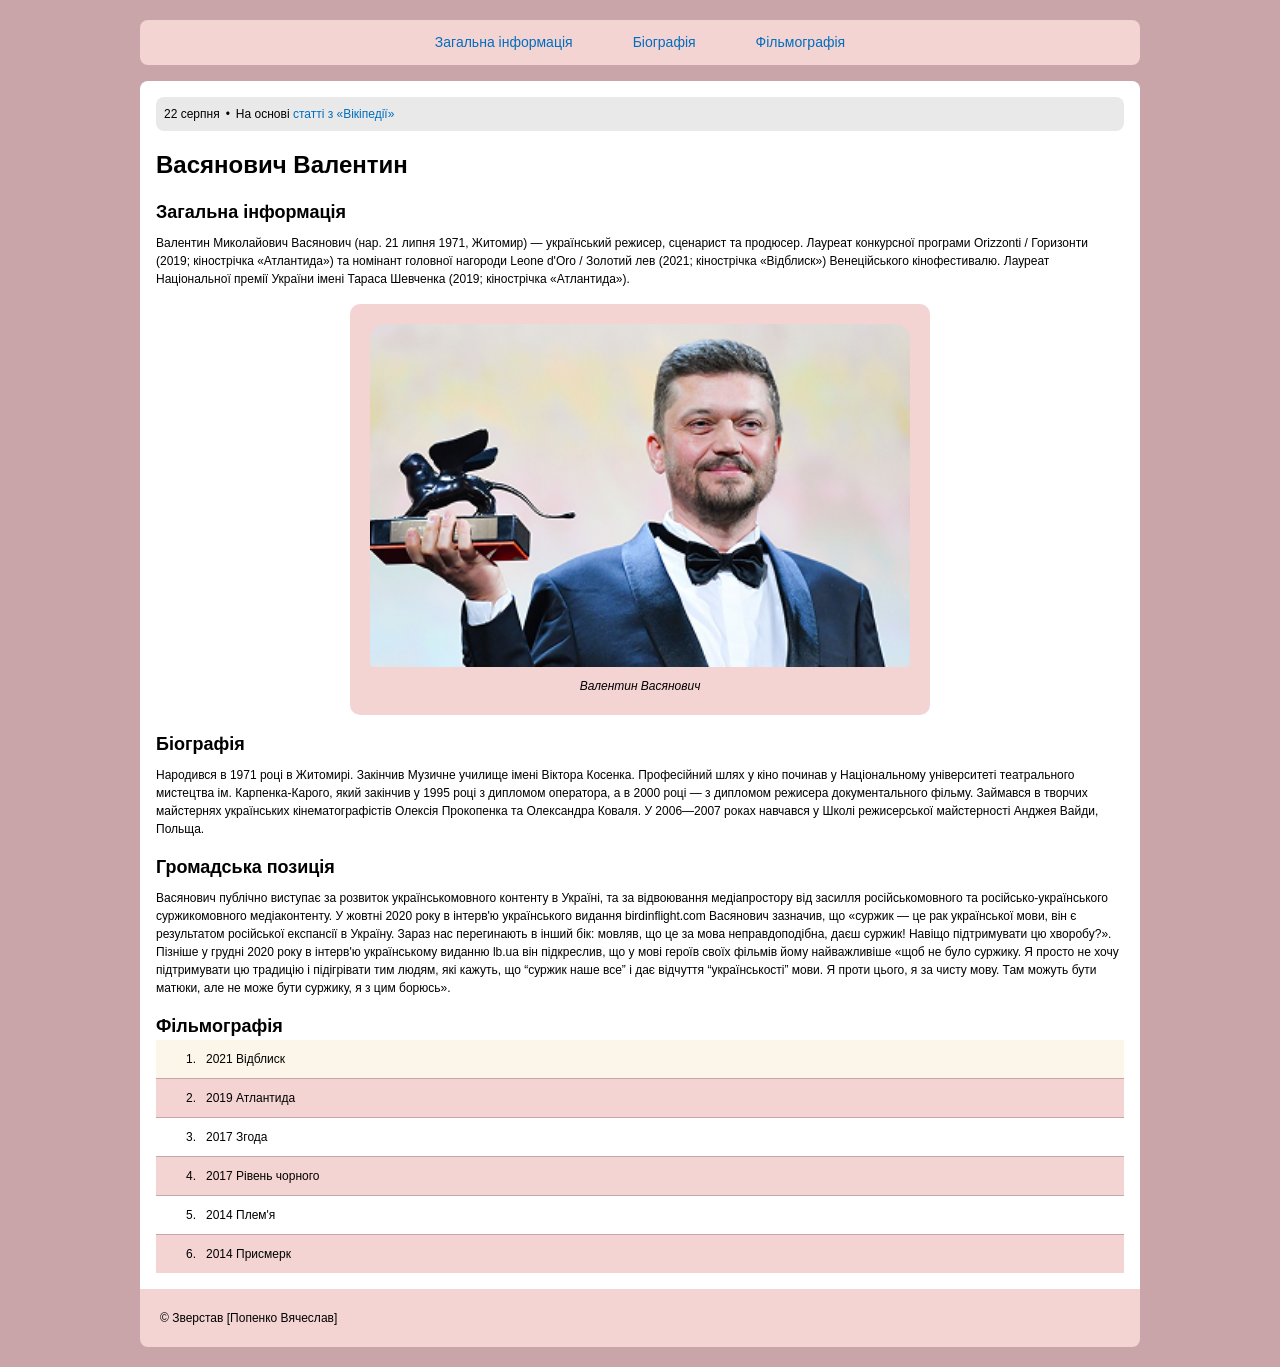
<file: Lesson 11/index.html>
<!DOCTYPE html>
<html lang="en">
<head>
    <link type='text/css' rel="stylesheet" href="style/style.css">
    <meta name='viewport' content='width=device-width, initial-scale=1'>
    <meta charset="UTF-8">
    <title>Васянович Валентин</title>
</head>
<body>
<div class="wrapper">
    <header>
        <nav>
            <span class="menu">Меню</span>
            <ul class="nav">
                <li><a href="#">Загальна інформація</a></li>
                <li><a href="#">Біографія</a></li>
                <li><a href="#">Фільмографія</a></li>
            </ul>
        </nav>
    </header>
    <main>
        <article class="data">
            <span>22 серпня</span>&bull;<span>На основі <a href="#">статті з «Вікіпедії»</a></span>
        </article>
        <article class="main">
            <h1>Васянович Валентин</h1>
            <section class="info">
                <h2>Загальна інформація</h2>
                <p>Валентин Миколайович Васянович (нар. 21 липня 1971, Житомир) — український режисер, сценарист та продюсер. Лауреат конкурсної програми Orizzonti / Горизонти (2019; кінострічка «Атлантида») та номінант головної нагороди Leone d'Oro / Золотий лев (2021; кінострічка «Відблиск») Венеційського кінофестивалю. Лауреат Національної премії України імені Тараса Шевченка (2019; кінострічка «Атлантида»).</p>
            </section>
            <figure>
                <img src="image/Васянович.png" alt="Валентин Васянович">
                <figcaption>Валентин Васянович</figcaption>
            </figure>
            <section class="info">
                <h2>Біографія</h2>
                <p>Народився в 1971 році в Житомирі. Закінчив Музичне училище імені Віктора Косенка. Професійний шлях у кіно починав у Національному університеті театрального мистецтва ім. Карпенка-Карого, який закінчив у 1995 році з дипломом оператора, а в 2000 році — з дипломом режисера документального фільму. Займався в творчих майстернях українських кінематографістів Олексія Прокопенка та Олександра Коваля. У 2006—2007 роках навчався у Школі режисерської майстерності Анджея Вайди, Польща.</p>
            </section>
            <section class="info">
                <h2>Громадська позиція</h2>
                <p>Васянович публічно виступає за розвиток українськомовного контенту в Україні, та за відвоювання медіапростору від засилля російськомовного та російсько-українського суржикомовного медіаконтенту. У жовтні 2020 року в інтерв'ю українського видання birdinflight.com Васянович зазначив, що «суржик — це рак української мови, він є результатом російської експансії в Україну. Зараз нас перегинають в інший бік: мовляв, що це за мова неправдоподібна, даєш суржик! Навіщо підтримувати цю хворобу?». Пізніше у грудні 2020 року в інтерв'ю українському виданню lb.ua він підкреслив, що у мові героїв своїх фільмів йому найважливіше «щоб не було суржику. Я просто не хочу підтримувати цю традицію і підігрівати тим людям, які кажуть, що “суржик наше все” і дає відчуття “українськості” мови. Я проти цього, я за чисту мову. Там можуть бути матюки, але не може бути суржику, я з цим борюсь».</p>
            </section>
            <section class="movie">
                <h2>Фільмографія</h2>
                <ol>
                    <li>2021 Відблиск</li>
                    <li>2019 Атлантида</li>
                    <li>2017 Згода</li>
                    <li>2017 Рівень чорного</li>
                    <li>2014 Плем'я</li>
                    <li>2014 Присмерк</li>
                </ol>
            </section>
        </article>
    </main>
    <footer>
        <span>&copy; Зверстав [Попенко Вячеслав]</span>
    </footer>
</div>
</body>
</html>
</file>
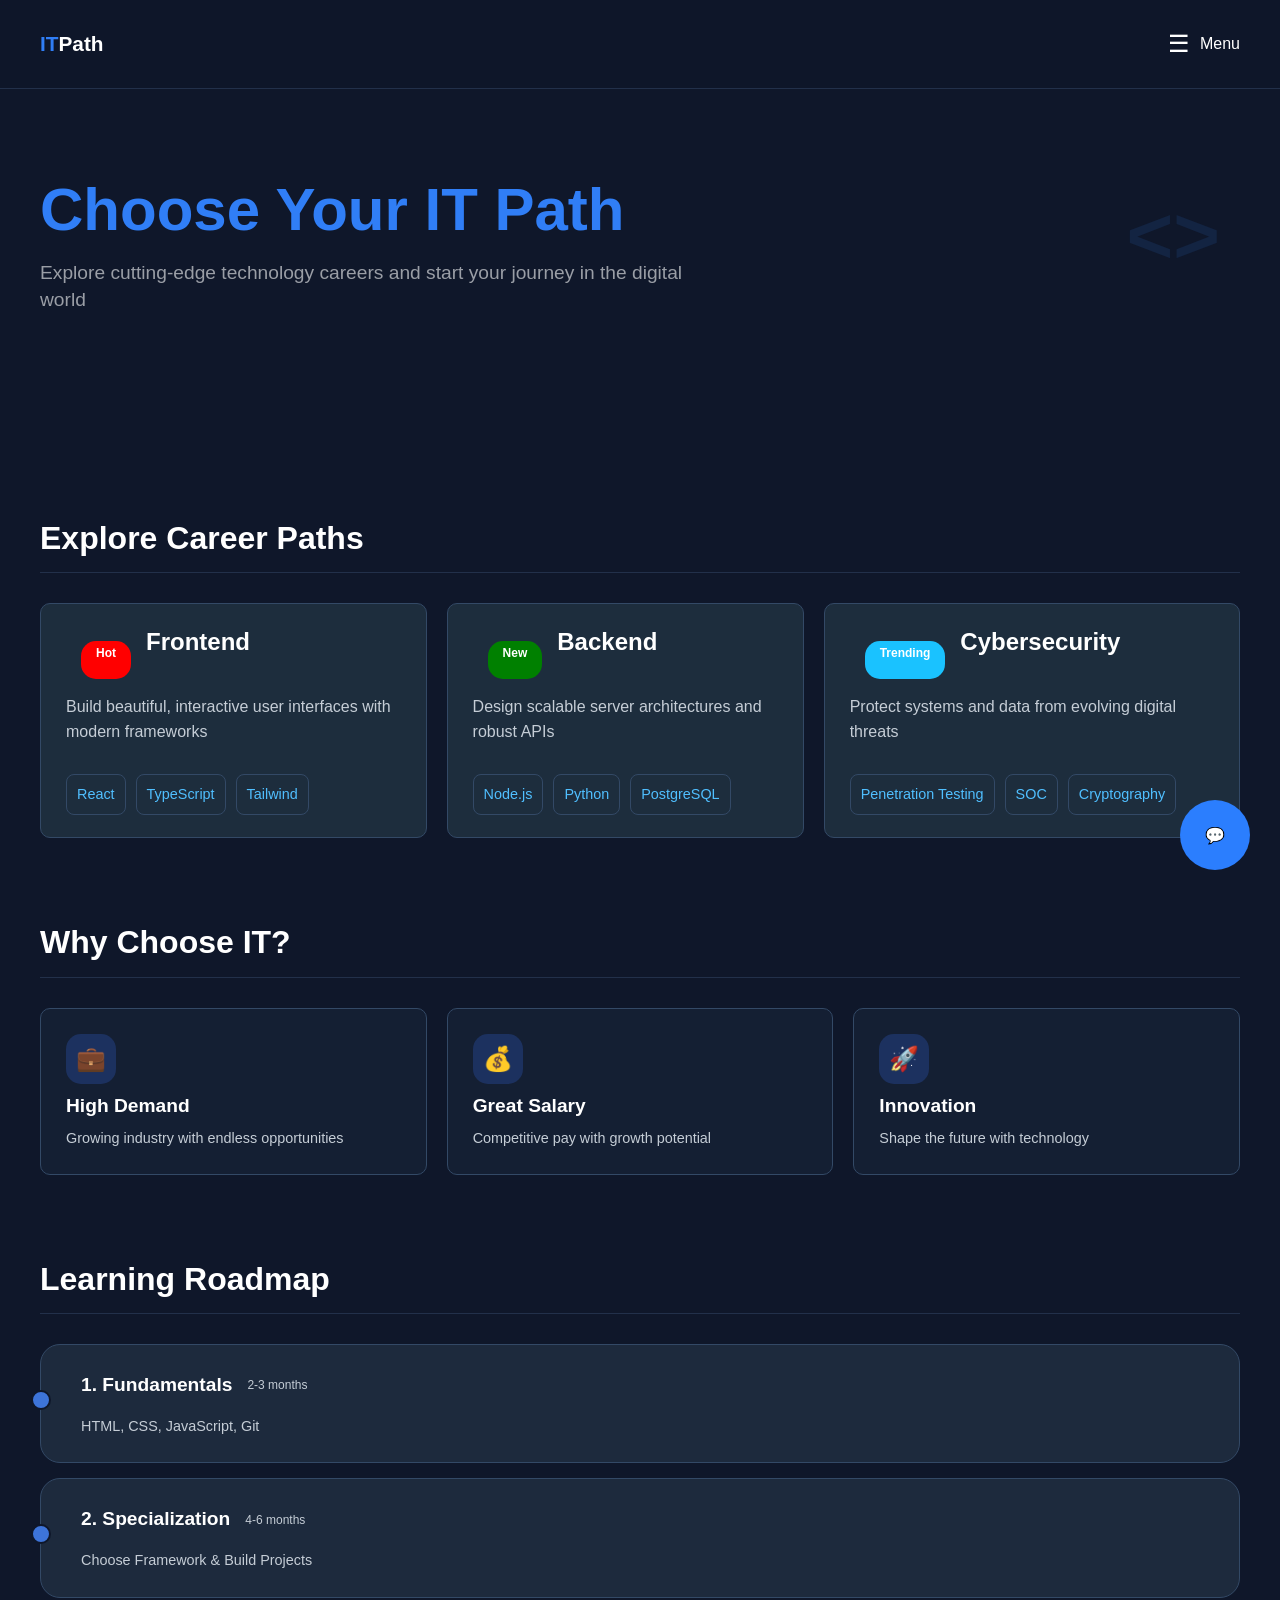
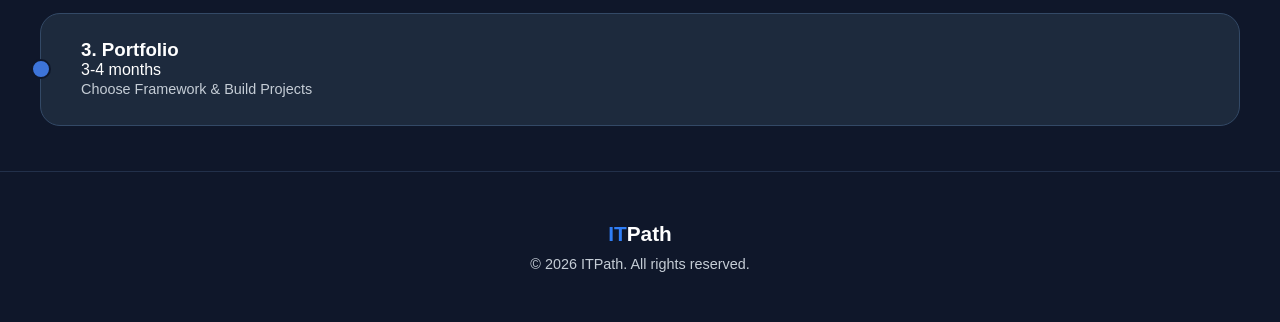
<file: Lesson 14/index.html>
<!DOCTYPE html>
<html lang="en">
<head>
    <link type='text/css' rel="stylesheet" href="style/style.css">
    <meta name='viewport' content='width=device-width, initial-scale=1'>
    <meta charset="UTF-8">
    <title>ITPath</title>
</head>
<body>
<header>
    <div class="wrapper header-content">
        <div class="logo"><span>IT</span>Path</div>
        <nav class="menu">
            <span class="menu-icon">☰</span>
            <span>Menu</span>
        </nav>
    </div>
</header>
<main>
    <section class="hero-section">
        <div class="wrapper hero-content">
            <article class="hero-text">
                <h1>Choose Your IT Path</h1>
                <p>Explore cutting-edge technology careers and start your journey in the digital world</p>
            </article>
            <div class="code-icon">
                &lt;&gt;
            </div>
        </div>
    </section>
    <section class="career-section">
        <div class="wrapper">
            <h2 class="section-title">Explore Career Paths</h2>
            <div class="card-list">
                <article class="career-card">
                    <span class="badge badge-red">Hot</span>
                    <h3>Frontend</h3>
                    <p>Build beautiful, interactive user interfaces with modern frameworks</p>
                    <div class="tags">
                        <span>React</span>
                        <span>TypeScript</span>
                        <span>Tailwind</span>
                    </div>
                </article>
                <article class="career-card">
                    <span class="badge badge-green">New</span>
                    <h3>Backend</h3>
                    <p>Design scalable server architectures and robust APIs</p>
                    <div class="tags">
                        <span>Node.js</span>
                        <span>Python</span>
                        <span>PostgreSQL</span>
                    </div>
                </article>
                <article class="career-card">
                    <span class="badge badge-blue">Trending</span>
                    <h3>Cybersecurity</h3>
                    <p>Protect systems and data from evolving digital threats</p>
                    <div class="tags">
                        <span>Penetration Testing</span>
                        <span>SOC</span>
                        <span>Cryptography</span>
                    </div>
                </article>
            </div>
        </div>
    </section>
    <section class="benefits-section">
        <div class="wrapper">
            <h2 class="section-title">Why Choose IT?</h2>
            <div class="benefits-cards">
                <article class="benefit-card">
                    <div class="benefit-icon">💼</div>
                    <h3>High Demand</h3>
                    <p>Growing industry with endless opportunities</p>
                </article>
                <article class="benefit-card">
                    <div class="benefit-icon">💰</div>
                    <h3>Great Salary</h3>
                    <p>Competitive pay with growth potential</p>
                </article>
                <article class="benefit-card">
                    <div class="benefit-icon">🚀</div>
                    <h3>Innovation</h3>
                    <p>Shape the future with technology</p>
                </article>
            </div>
        </div>
    </section>
    <section class="roadmap-section">
        <div class="wrapper">
            <h2 class="section-title">Learning Roadmap</h2>
            <div class="roadmap-list">
                <article class="roadmap-card">
                    <span class="roadmap-circle"></span>
                    <div class="roadmap-content">
                        <div class="roadmap-head">
                            <h3>1. Fundamentals</h3>
                            <span>2-3 months</span>
                        </div>
                        <p>HTML, CSS, JavaScript, Git</p>
                    </div>
                </article>
                <article class="roadmap-card">
                    <span class="roadmap-circle"></span>
                    <div class="roadmap-content">
                        <div class="roadmap-head">
                            <h3>2. Specialization</h3>
                            <span>4-6 months</span>
                        </div>
                        <p>Choose Framework & Build Projects</p>
                    </div>
                </article>
                <article class="roadmap-card">
                    <span class="roadmap-circle"></span>
                    <div class="roadmap-content">
                        <div class="roadmap-head>">
                            <h3>3. Portfolio</h3>
                            <span>3-4 months</span>
                        </div>
                        <p>Choose Framework & Build Projects</p>
                    </div>
                </article>
            </div>
        </div>
    </section>
</main>
<footer>
    <div class="logo"><span>IT</span>Path</div>
    <p>&copy; 2026 ITPath. All rights reserved.</p>
</footer>
<a href="#" class="chat-button">💬</a>
</body>
</html>
</file>
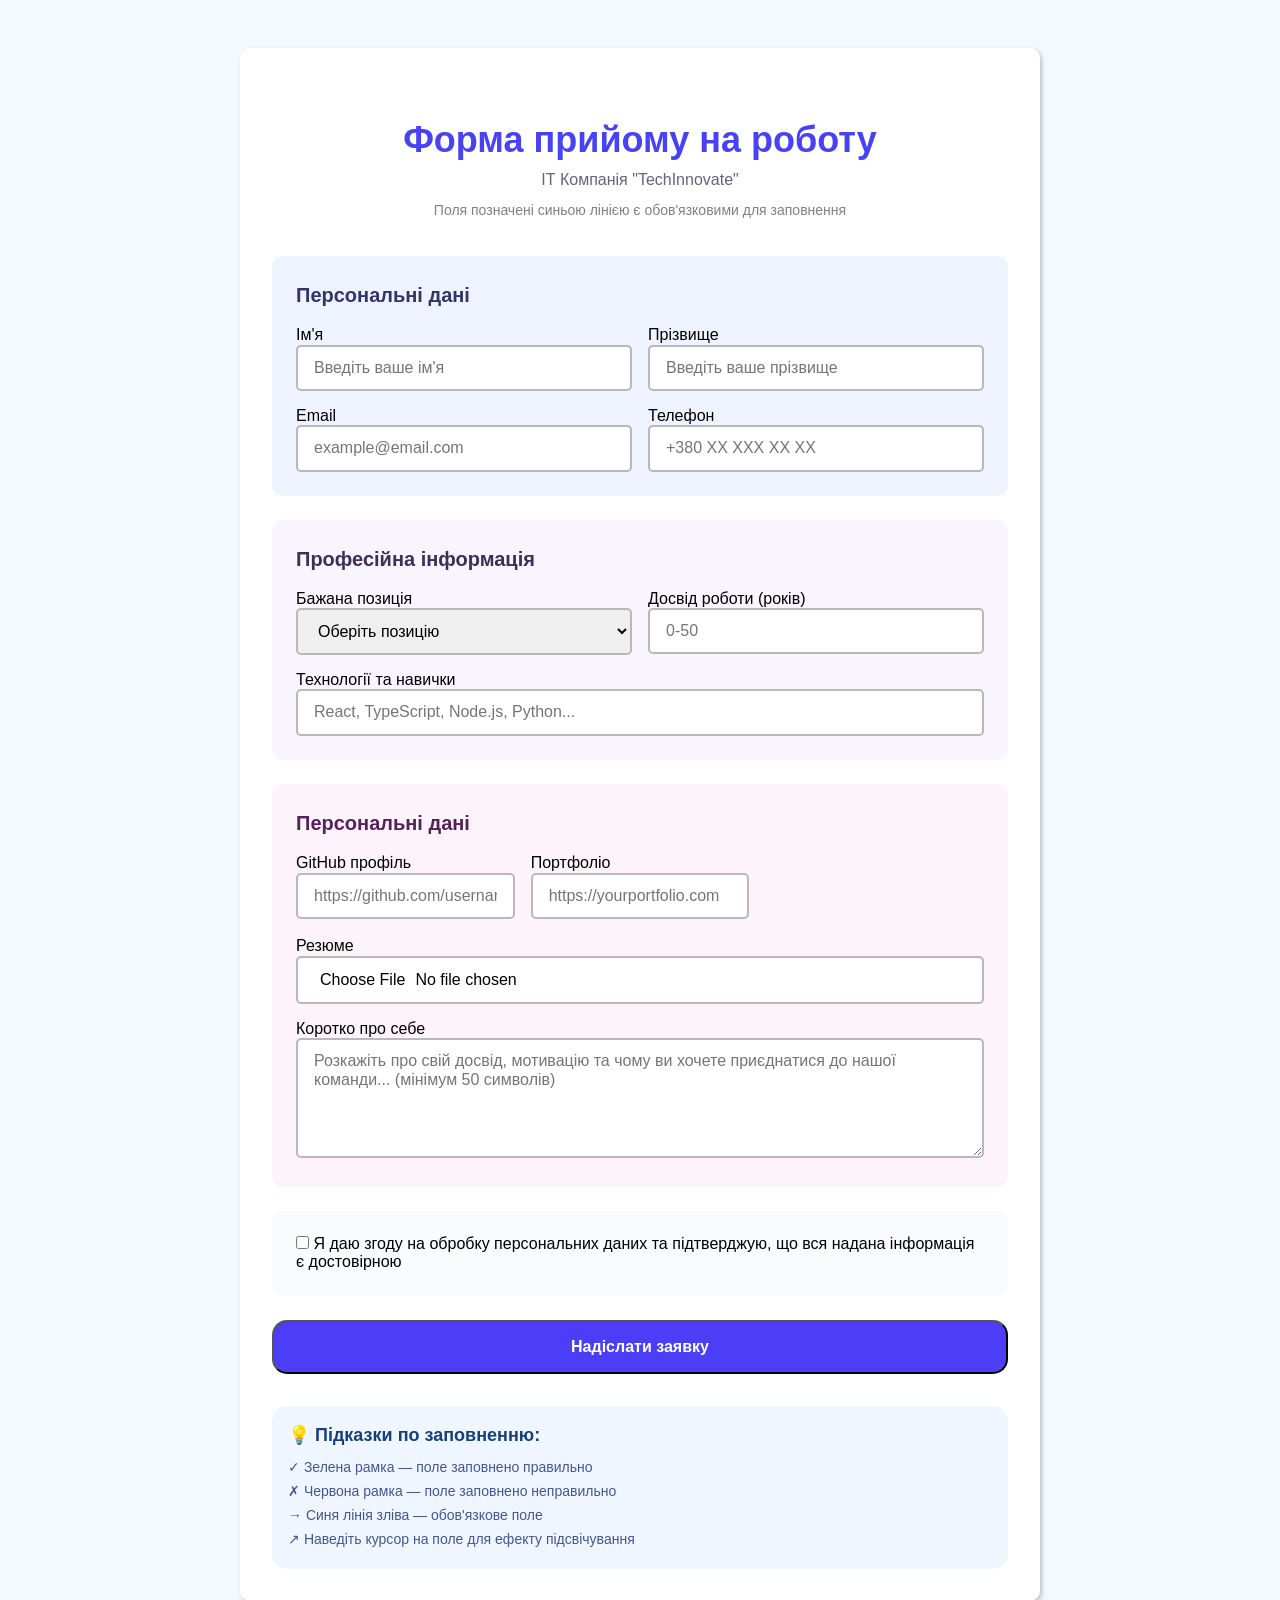
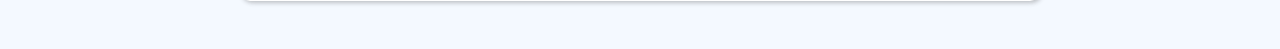
<file: Lesson 15 FORM/index.html>
<!DOCTYPE html>
<html lang="en">
<head>
    <link type='text/css' rel="stylesheet" href="style/style.css">
    <link type='text/css' rel="stylesheet" href="style/normalize.css">
    <meta charset="UTF-8">
    <title>Title</title>
</head>
<body>
<div class="wrapper">
    <header>
        <h1>Форма прийому на роботу</h1>
        <h2>ІТ Компанія "TechInnovate"</h2>
        <p>Поля позначені синьою лінією є обов'язковими для заповнення</p>
    </header>
    <main>
        <form class="pers-data block">
            <h2 class="topic">Персональні дані</h2>
            <section class="data-grid">
                <article class="data-card">
                    Ім'я<br>
                    <input type="text" name="name" placeholder="Введіть ваше ім'я" required>
                </article>
                <article class="data-card">
                    Прізвище<br>
                    <input type="text" name="surname" placeholder="Введіть ваше прізвище" required>
                </article>
                <article class="data-card">
                    Email<br>
                    <input type="email" name="email" placeholder="example@email.com" required>
                </article>
                <article class="data-card">
                    Телефон<br>
                    <input type="tel" name="tel" placeholder="+380 XX XXX XX XX" required>
                </article>
            </section>
        </form>
        <form class="pers-info block">
            <h2 class="topic">Професійна інформація</h2>
            <section class="info-grid">
                <article class="info-card">
                    Бажана позиція<br>
                    <select name="position">
                        <option value="choose" selected>Оберіть  позицію</option>
                        <option value="choose">Frontend Developer</option>
                        <option value="choose">Backend Developer</option>
                        <option value="choose">Full Stack Developer</option>
                        <option value="choose">DevOPS Engineer</option>
                        <option value="choose">QA Engineer</option>
                        <option value="choose">UI/UX Designer</option>
                        <option value="choose">Mobile Developer</option>
                        <option value="choose">Data Scientist</option>
                    </select>
                </article>
                <article class="info-card">
                    Досвід роботи (років)<br>
                    <input type="number" name="dosvid" min='0' max='50' placeholder="0-50" required>
                </article>
                <article class="info-card">
                    Технології та навички<br>
                    <input type="text" name="skills" placeholder="React, TypeScript, Node.js, Python..." required>
                </article>
            </section>
        </form>
        <form class="dop-info block">
            <h2 class="topic">Персональні дані</h2>
            <section class="dop-info-grid">
                <article class="dop-info-card">
                    GitHub профіль<br>
                    <input type="text" name="GitHub" placeholder="https://github.com/username" required>
                </article>
                <article class="dop-info-card">
                    Портфоліо<br>
                    <input type="text" name="surname" placeholder="https://yourportfolio.com">
                </article>
                <article class="dop-info-card">
                    Резюме<br>
                    <input type='file' name="file" required class="file">
                </article>
                <article class="dop-info-card">
                    Коротко про себе<br>
                    <textarea rows="5" name="about_me" placeholder="Розкажіть про свій досвід, мотивацію та чому ви хочете приєднатися до нашої команди... (мінімум 50 символів)" required></textarea>
                </article>
            </section>
        </form>
        <div class="label block">
            <label>
                <input type="checkbox" name="Zgoda" value="Zgoda" required>
                Я даю згоду на обробку персональних даних та підтверджую, що вся надана інформація є достовірною
            </label>
        </div>
        <button type="submit" class="submit">Надіслати заявку</button>
    </main>
    <footer>
        <h2>💡 Підказки по заповненню:</h2>
        <ul>
            <li>✓ Зелена рамка — поле заповнено правильно</li>
            <li>✗ Червона рамка — поле заповнено неправильно</li>
            <li>→ Синя лінія зліва — обов'язкове поле</li>
            <li>↗ Наведіть курсор на поле для ефекту підсвічування</li>
        </ul>
    </footer>
</div>
</body>
</html>
</file>
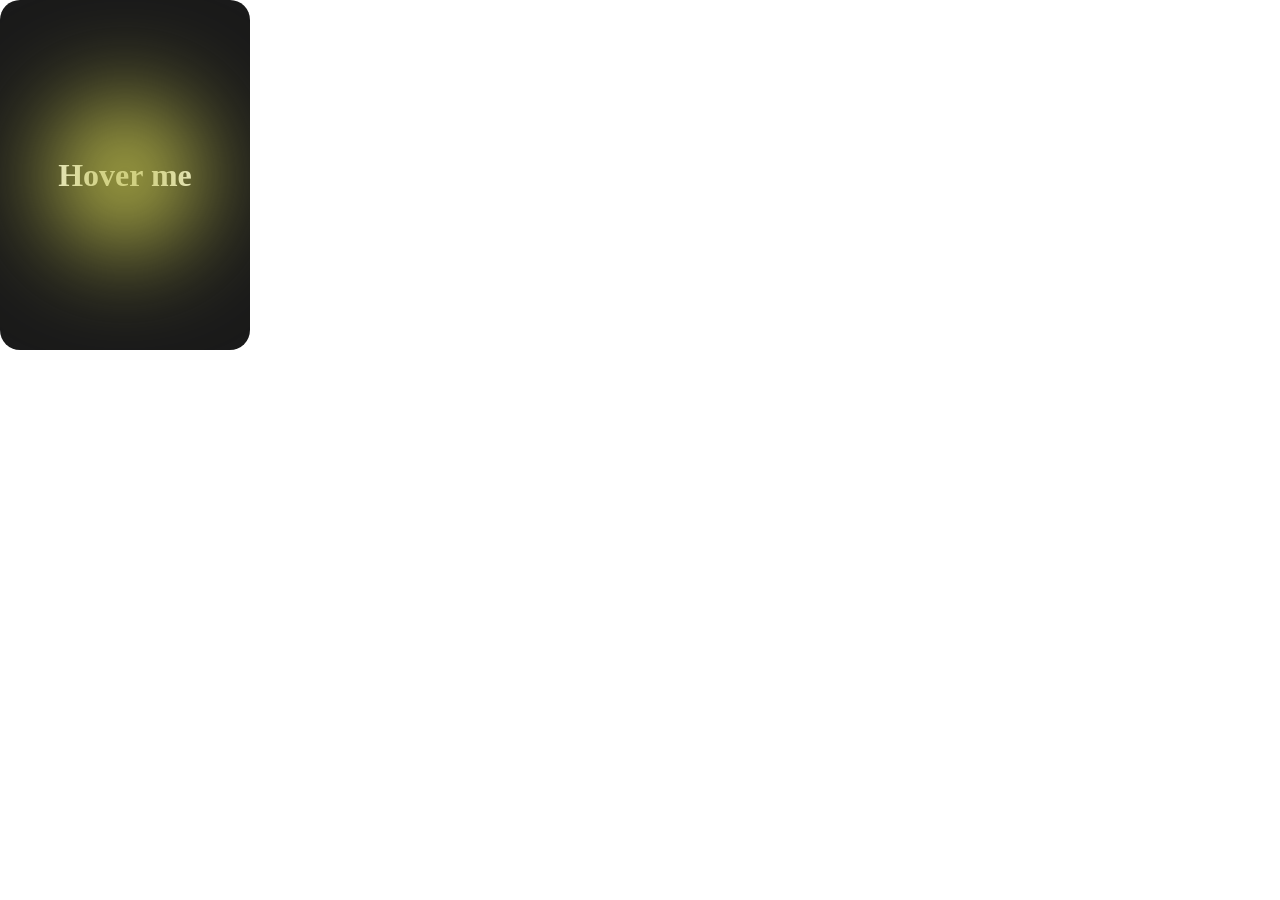
<file: Lesson 16 ANIMATION/index.html>
<!DOCTYPE html>
<html lang="en">
<head>
    <link rel="stylesheet" href="style/style.css" type="text/css">
    <meta charset="UTF-8">
    <title>Animation</title>
</head>
<body>
<!--<div class="card"></div>-->

<!--<div class="light"></div>-->

<div class="card">
    <div class="light"></div>
    <h1>Hover me</h1>
</div>
</body>
</html>
</file>
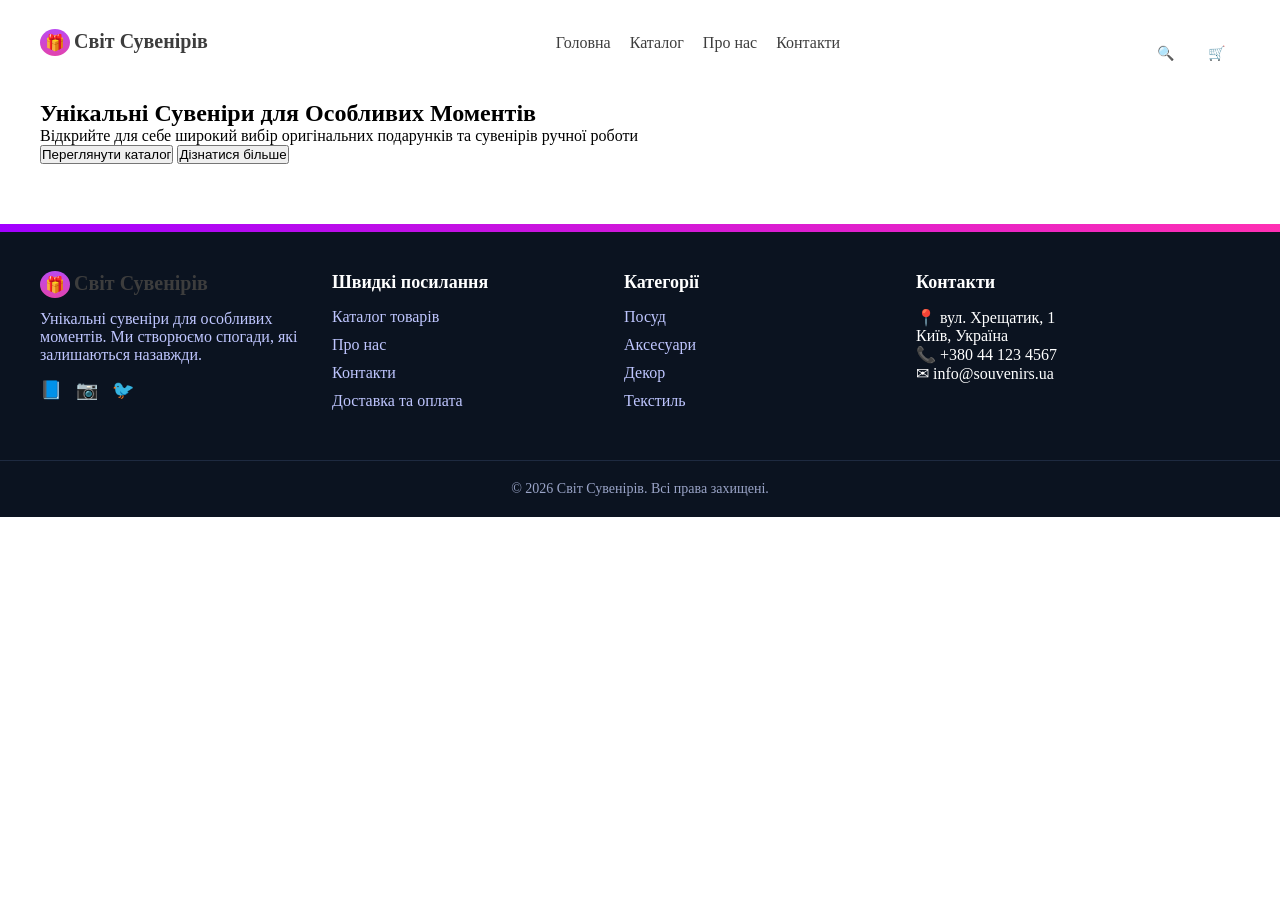
<file: Lesson 6/index.html>
<!DOCTYPE html>
<html lang="en">
<head>
    <meta charset="UTF-8">
    <title>Title</title>
    <link rel="stylesheet" href="style/style.css" type="text/css">
</head>
<body>
<header class='wrapper'>
    <div class="logo">
        <a href="#">
            <span class="logo-icon">🎁</span>
            <span class="logo-text">Світ Сувенірів</span>
        </a>
    </div>
    <nav>
        <ul>
            <li><a href="#">Головна</a></li>
            <li><a href="#">Каталог</a></li>
            <li><a href="#">Про нас</a></li>
            <li><a href="#">Контакти</a></li>
        </ul>
    </nav>
    <div class="header-button">
        <button>🔍</button>
        <button>🛒</button>
    </div>
</header>
<main class='wrapper'>
    <section class="main-top">
        <h1>Унікальні Сувеніри для Особливих Моментів</h1>
        <p>Відкрийте для себе широкий вибір оригінальних подарунків та сувенірів ручної роботи</p>
    </section>
    <section class="main-bottom">
        <button>Переглянути каталог</button>
        <button>Дізнатися більше</button>
    </section>
</main>
<footer>
    <div class="footer-top"></div>
    <div class="footer wrapper">
        <div class="footer-col">
            <div class="logo">
                <span class="logo-icon">🎁</span>
                <span class="logo-text">Світ Сувенірів</span>
            </div>
            <p class="footer-text">
                Унікальні сувеніри для особливих моментів.
                Ми створюємо спогади, які залишаються назавжди.
            </p>
            <div class="social">
                <span>📘</span>
                <span>📷</span>
                <span>🐦</span>
            </div>
        </div>
        <div class="footer-col">
            <h3>Швидкі посилання</h3>
            <ul>
                <li><a href="#">Каталог товарів</a></li>
                <li><a href="#">Про нас</a></li>
                <li><a href="#">Контакти</a></li>
                <li><a href="#">Доставка та оплата</a></li>
            </ul>
        </div>

        <div class="footer-col">
            <h3>Категорії</h3>
            <ul>
                <li><a href="#">Посуд</a></li>
                <li><a href="#">Аксесуари</a></li>
                <li><a href="#">Декор</a></li>
                <li><a href="#">Текстиль</a></li>
            </ul>
        </div>

        <div class="footer-col">
            <h3>Контакти</h3>
            <p>📍 вул. Хрещатик, 1<br>Київ, Україна</p>
            <p>📞 +380 44 123 4567</p>
            <p>✉ info@souvenirs.ua</p>
        </div>
    </div>
    <div class="footer-bottom">
        © 2026 Світ Сувенірів. Всі права захищені.
    </div>
</footer>
</body>
</html>
</file>
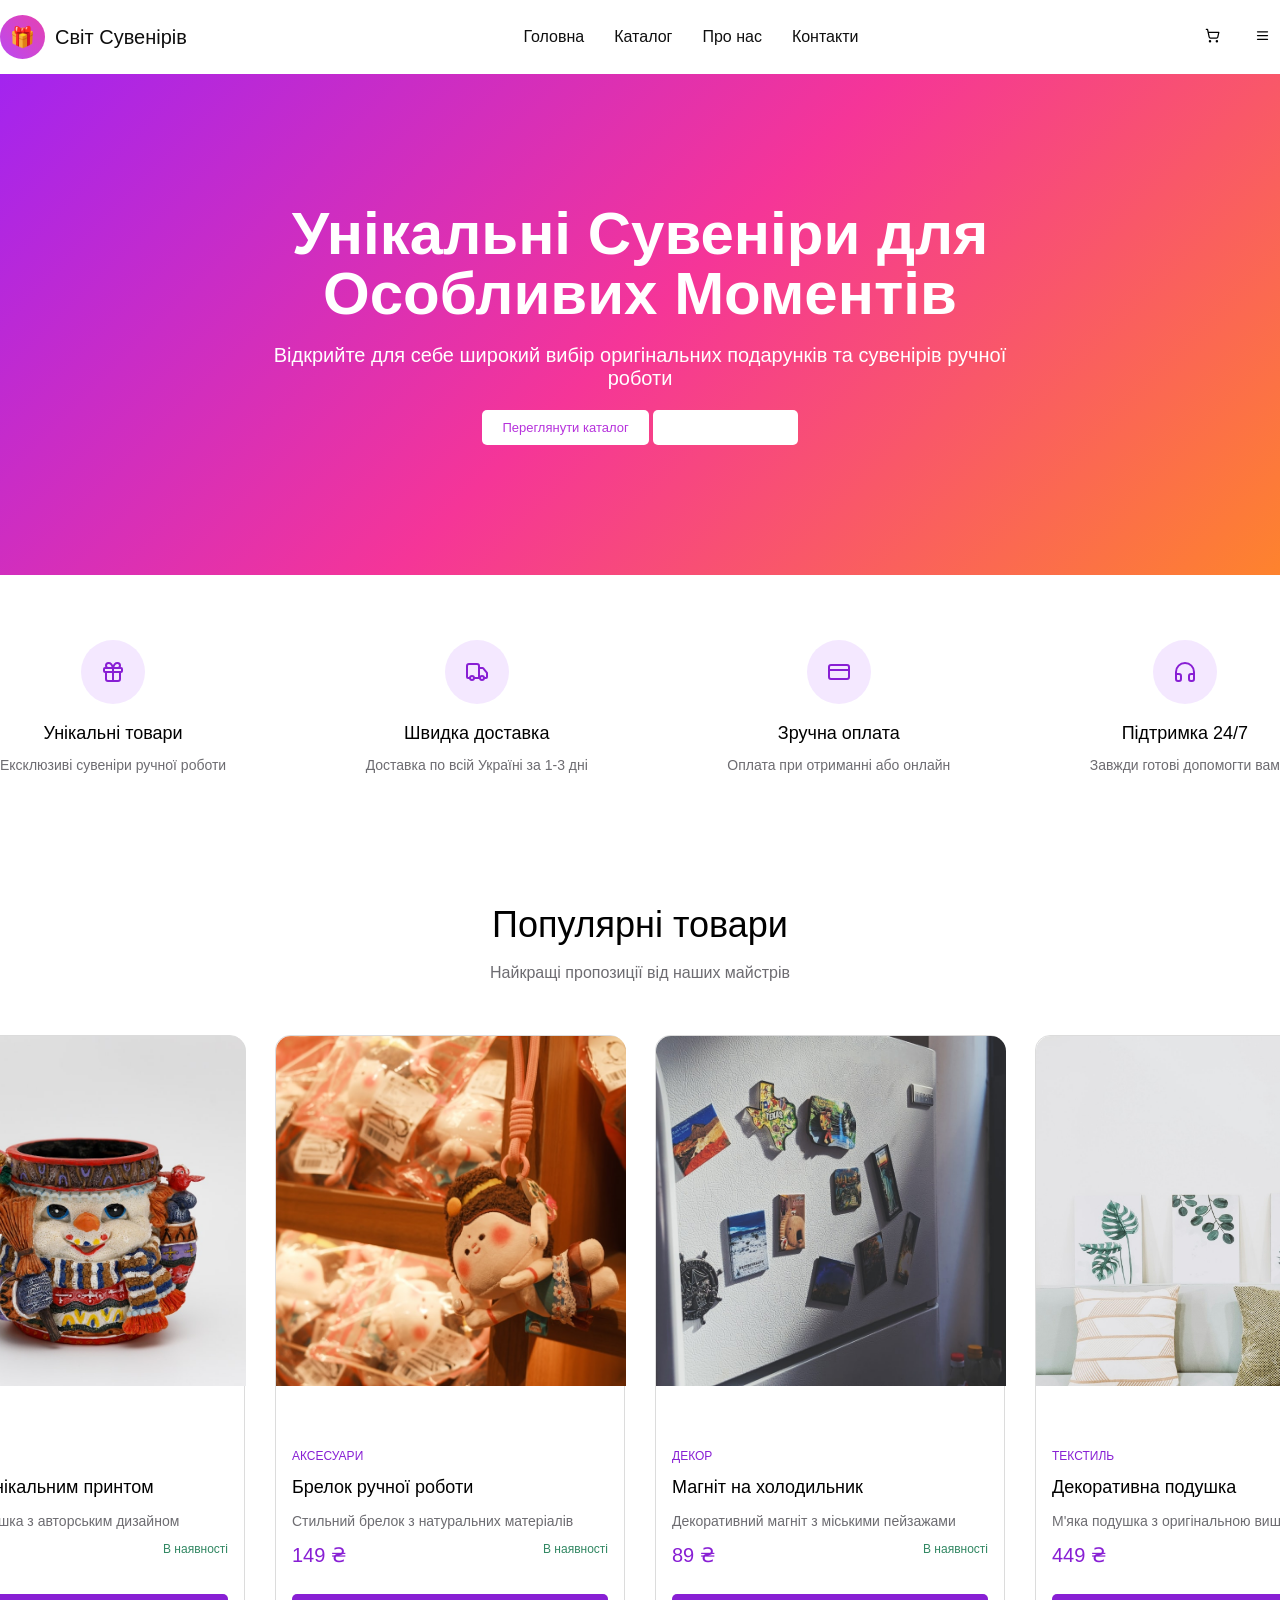
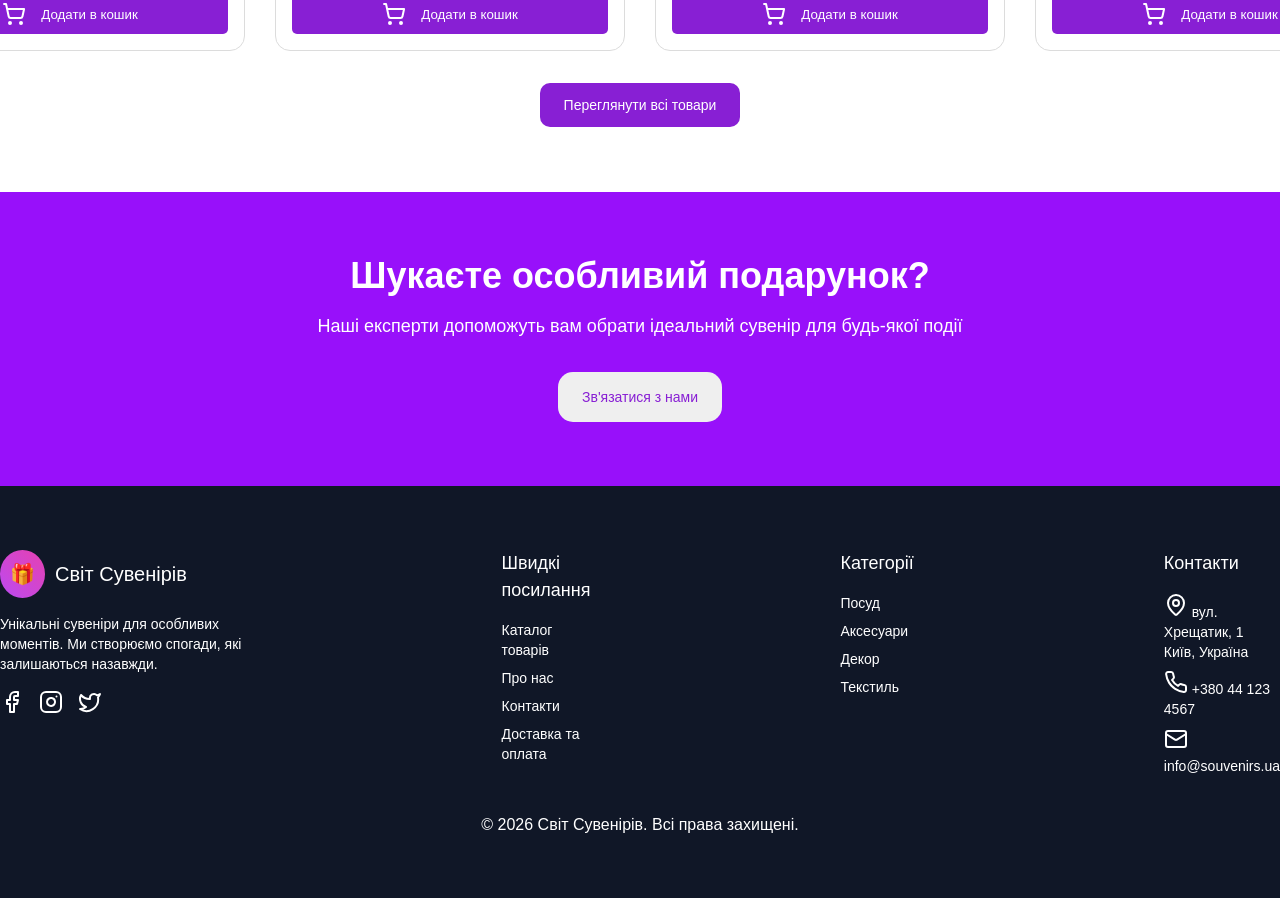
<file: Lesson 8/index.html>
<!DOCTYPE html>
<html lang="en">
<head>
    <link href="style/style.css" rel="stylesheet" type="text/css">
    <meta charset="UTF-8">
    <title>Title</title>
</head>
<body>
<header class = 'header'>
    <div class = 'header-top wrapper'>
        <div class = 'logo'>
            <a href = "#">
                <span class = 'logo-icon'>🎁</span>
                <span class = 'logo-title'>Світ Сувенірів</span>
            </a>
        </div>
        <nav>
            <ul>
                <li><a href="#">Головна</a></li>
                <li><a href="#">Каталог</a></li>
                <li><a href="#">Про нас</a></li>
                <li><a href="#">Контакти</a></li>
            </ul>
        </nav>
        <div class = 'header-top-btn'>
            <button><svg xmlns="http://www.w3.org/2000/svg" width="15" height="15" viewBox="0 0 24 24" fill="none" stroke="currentColor" stroke-width="2" stroke-linecap="round" stroke-linejoin="round" class="lucide lucide-shopping-cart h-5 w-5"><circle cx="8" cy="21" r="1"></circle><circle cx="19" cy="21" r="1"></circle><path d="M2.05 2.05h2l2.66 12.42a2 2 0 0 0 2 1.58h9.78a2 2 0 0 0 1.95-1.57l1.65-7.43H5.12"></path></svg></button>
            <button><svg xmlns="http://www.w3.org/2000/svg" width="15" height="15" viewBox="0 0 24 24" fill="none" stroke="currentColor" stroke-width="2" stroke-linecap="round" stroke-linejoin="round" class="lucide lucide-menu h-5 w-5"><line x1="4" x2="20" y1="12" y2="12"></line><line x1="4" x2="20" y1="6" y2="6"></line><line x1="4" x2="20" y1="18" y2="18"></line></svg></button>
        </div>
    </div>
    <div class = 'header-bottom'>
        <h1>Унікальні Сувеніри для Особливих Моментів</h1>
        <p>Відкрийте для себе широкий вибір оригінальних подарунків та сувенірів ручної роботи</p>
        <div class="header-bottom-btn">
            <button>Переглянути каталог</button>
            <button id="btn-hover">Дізнатися більше</button>
        </div>
    </div>
</header>
<main>
    <section class = 'advantages wrapper'>
        <article>
            <span><svg xmlns="http://www.w3.org/2000/svg" width="24" height="24" viewBox="0 0 24 24" fill="none" stroke="currentColor" stroke-width="2" stroke-linecap="round" stroke-linejoin="round" class="lucide lucide-gift h-8 w-8 text-purple-600"><rect x="3" y="8" width="18" height="4" rx="1"></rect><path d="M12 8v13"></path><path d="M19 12v7a2 2 0 0 1-2 2H7a2 2 0 0 1-2-2v-7"></path><path d="M7.5 8a2.5 2.5 0 0 1 0-5A4.8 8 0 0 1 12 8a4.8 8 0 0 1 4.5-5 2.5 2.5 0 0 1 0 5"></path></svg></span>
            <h3>Унікальні товари</h3>
            <p>Ексклюзиві сувеніри ручної роботи</p>
        </article>
        <article>
            <span><svg xmlns="http://www.w3.org/2000/svg" width="24" height="24" viewBox="0 0 24 24" fill="none" stroke="currentColor" stroke-width="2" stroke-linecap="round" stroke-linejoin="round" class="lucide lucide-truck h-8 w-8 text-purple-600"><path d="M14 18V6a2 2 0 0 0-2-2H4a2 2 0 0 0-2 2v11a1 1 0 0 0 1 1h2"></path><path d="M15 18H9"></path><path d="M19 18h2a1 1 0 0 0 1-1v-3.65a1 1 0 0 0-.22-.624l-3.48-4.35A1 1 0 0 0 17.52 8H14"></path><circle cx="17" cy="18" r="2"></circle><circle cx="7" cy="18" r="2"></circle></svg></span>
            <h3>Швидка доставка</h3>
            <p>Доставка по всій Україні за 1-3 дні</p>
        </article>
        <article>
            <span><svg xmlns="http://www.w3.org/2000/svg" width="24" height="24" viewBox="0 0 24 24" fill="none" stroke="currentColor" stroke-width="2" stroke-linecap="round" stroke-linejoin="round" class="lucide lucide-credit-card h-8 w-8 text-purple-600"><rect width="20" height="14" x="2" y="5" rx="2"></rect><line x1="2" x2="22" y1="10" y2="10"></line></svg></span>
            <h3>Зручна оплата</h3>
            <p>Оплата при отриманні або онлайн</p>
        </article>
        <article>
            <span><svg xmlns="http://www.w3.org/2000/svg" width="24" height="24" viewBox="0 0 24 24" fill="none" stroke="currentColor" stroke-width="2" stroke-linecap="round" stroke-linejoin="round" class="lucide lucide-headphones h-8 w-8 text-purple-600"><path d="M3 14h3a2 2 0 0 1 2 2v3a2 2 0 0 1-2 2H5a2 2 0 0 1-2-2v-7a9 9 0 0 1 18 0v7a2 2 0 0 1-2 2h-1a2 2 0 0 1-2-2v-3a2 2 0 0 1 2-2h3"></path></svg></span>
            <h3>Підтримка 24/7</h3>
            <p>Завжди готові допомогти вам</p>
        </article>
    </section>
    <section class="catalog wrapper">
        <h2>Популярні товари</h2>
        <p>Найкращі пропозиції від наших майстрів</p>
        <div class="catalog-cards">
            <article class="card">
                <img src="images/catalog1.jfif" alt="">
                <div class="card-text">
                    <span class="label">Посуд</span>
                    <h3>Чашка з унікальним принтом</h3>
                    <p>Керамічна чашка з авторським дизайном</p>
                    <div class="price">
                        <span class="cost">299 ₴</span>
                        <span class="instock">В наявності</span>
                    </div>
                    <button class="card-btn">
                        <svg xmlns="http://www.w3.org/2000/svg" width="24" height="24" viewBox="0 0 24 24" fill="none" stroke="currentColor" stroke-width="2" stroke-linecap="round" stroke-linejoin="round" class="lucide lucide-shopping-cart h-5 w-5"><circle cx="8" cy="21" r="1"></circle><circle cx="19" cy="21" r="1"></circle><path d="M2.05 2.05h2l2.66 12.42a2 2 0 0 0 2 1.58h9.78a2 2 0 0 0 1.95-1.57l1.65-7.43H5.12"></path></svg>
                        <span>Додати в кошик</span>
                    </button>
                </div>
            </article>
            <article class="card">
                <img src="images/catalog2.jfif" alt="">
                <div class="card-text">
                    <span class="label">Аксесуари</span>
                    <h3>Брелок ручної роботи</h3>
                    <p>Стильний брелок з натуральних матеріалів</p>
                    <div class="price">
                        <span class="cost">149 ₴</span>
                        <span class="instock">В наявності</span>
                    </div>
                    <button class="card-btn">
                        <svg xmlns="http://www.w3.org/2000/svg" width="24" height="24" viewBox="0 0 24 24" fill="none" stroke="currentColor" stroke-width="2" stroke-linecap="round" stroke-linejoin="round" class="lucide lucide-shopping-cart h-5 w-5"><circle cx="8" cy="21" r="1"></circle><circle cx="19" cy="21" r="1"></circle><path d="M2.05 2.05h2l2.66 12.42a2 2 0 0 0 2 1.58h9.78a2 2 0 0 0 1.95-1.57l1.65-7.43H5.12"></path></svg>
                        <span>Додати в кошик</span>
                    </button>
                </div>
            </article>
            <article class="card">
                <img src="images/catalog3.jfif" alt="">
                <div class="card-text">
                    <span class="label">Декор</span>
                    <h3>Магніт на холодильник</h3>
                    <p>Декоративний магніт з міськими пейзажами</p>
                    <div class="price">
                        <span class="cost">89 ₴</span>
                        <span class="instock">В наявності</span>
                    </div>
                    <button class="card-btn">
                        <svg xmlns="http://www.w3.org/2000/svg" width="24" height="24" viewBox="0 0 24 24" fill="none" stroke="currentColor" stroke-width="2" stroke-linecap="round" stroke-linejoin="round" class="lucide lucide-shopping-cart h-5 w-5"><circle cx="8" cy="21" r="1"></circle><circle cx="19" cy="21" r="1"></circle><path d="M2.05 2.05h2l2.66 12.42a2 2 0 0 0 2 1.58h9.78a2 2 0 0 0 1.95-1.57l1.65-7.43H5.12"></path></svg>
                        <span>Додати в кошик</span>
                    </button>
                </div>
            </article>
            <article class="card">
                <img src="images/catalog4.jfif" alt="">
                <div class="card-text">
                    <span class="label">Текстиль</span>
                    <h3>Декоративна подушка</h3>
                    <p>М'яка подушка з оригінальною вишивкою</p>
                    <div class="price">
                        <span class="cost">449 ₴</span>
                        <span class="instock">В наявності</span>
                    </div>
                    <button class="card-btn">
                        <svg xmlns="http://www.w3.org/2000/svg" width="24" height="24" viewBox="0 0 24 24" fill="none" stroke="currentColor" stroke-width="2" stroke-linecap="round" stroke-linejoin="round" class="lucide lucide-shopping-cart h-5 w-5"><circle cx="8" cy="21" r="1"></circle><circle cx="19" cy="21" r="1"></circle><path d="M2.05 2.05h2l2.66 12.42a2 2 0 0 0 2 1.58h9.78a2 2 0 0 0 1.95-1.57l1.65-7.43H5.12"></path></svg>
                        <span>Додати в кошик</span>
                    </button>
                </div>
            </article>
        </div>
        <button>Переглянути всі товари</button>
    </section>
    <section class="send">
        <h2>Шукаєте особливий подарунок?</h2>
        <p>Наші експерти допоможуть вам обрати ідеальний сувенір для будь-якої події</p>
        <button>Зв'язатися з нами</button>
    </section>
</main>
<footer>
    <div class="footer-top">
        <article class="column">
            <div class = 'logo'>
                <a href = "#">
                    <span class = 'logo-icon'>🎁</span>
                    <span class = 'logo-title'>Світ Сувенірів</span>
                </a>
            </div>
            <p>Унікальні сувеніри для особливих моментів. Ми створюємо спогади, які залишаються назавжди.</p>
            <div class="footer-social">
                <ul>
                    <li><a href="#"><svg xmlns="http://www.w3.org/2000/svg" width="24" height="24" viewBox="0 0 24 24" fill="none" stroke="currentColor" stroke-width="2" stroke-linecap="round" stroke-linejoin="round" class="lucide lucide-facebook h-5 w-5"><path d="M18 2h-3a5 5 0 0 0-5 5v3H7v4h3v8h4v-8h3l1-4h-4V7a1 1 0 0 1 1-1h3z"></path></svg></a></li>
                    <li><a href="#"><svg xmlns="http://www.w3.org/2000/svg" width="24" height="24" viewBox="0 0 24 24" fill="none" stroke="currentColor" stroke-width="2" stroke-linecap="round" stroke-linejoin="round" class="lucide lucide-instagram h-5 w-5"><rect width="20" height="20" x="2" y="2" rx="5" ry="5"></rect><path d="M16 11.37A4 4 0 1 1 12.63 8 4 4 0 0 1 16 11.37z"></path><line x1="17.5" x2="17.51" y1="6.5" y2="6.5"></line></svg></a></li>
                    <li><a href="#"><svg xmlns="http://www.w3.org/2000/svg" width="24" height="24" viewBox="0 0 24 24" fill="none" stroke="currentColor" stroke-width="2" stroke-linecap="round" stroke-linejoin="round" class="lucide lucide-twitter h-5 w-5"><path d="M22 4s-.7 2.1-2 3.4c1.6 10-9.4 17.3-18 11.6 2.2.1 4.4-.6 6-2C3 15.5.5 9.6 3 5c2.2 2.6 5.6 4.1 9 4-.9-4.2 4-6.6 7-3.8 1.1 0 3-1.2 3-1.2z"></path></svg></a></li>
                </ul>
            </div>
        </article>
        <article class="column">
            <h3>Швидкі посилання</h3>
            <ul>
                <li><a href="#">Каталог товарів</a></li>
                <li><a href="#">Про нас</a></li>
                <li><a href="#">Контакти</a></li>
                <li><a href="#">Доставка та оплата</a></li>
            </ul>
        </article>
        <article class="column">
            <h3>Категорії</h3>
            <ul>
                <li><a href="#">Посуд</a></li>
                <li><a href="#">Аксесуари</a></li>
                <li><a href="#">Декор</a></li>
                <li><a href="#">Текстиль</a></li>
            </ul>
        </article>
        <article class="column">
            <h3>Контакти</h3>
            <ul>
                <li><a href="#">
                    <span><svg xmlns="http://www.w3.org/2000/svg" width="24" height="24" viewBox="0 0 24 24" fill="none" stroke="currentColor" stroke-width="2" stroke-linecap="round" stroke-linejoin="round" class="lucide lucide-map-pin h-5 w-5 flex-shrink-0 mt-0.5"><path d="M20 10c0 4.993-5.539 10.193-7.399 11.799a1 1 0 0 1-1.202 0C9.539 20.193 4 14.993 4 10a8 8 0 0 1 16 0"></path><circle cx="12" cy="10" r="3"></circle></svg></span>
                    <span>вул. Хрещатик, 1<br>Київ, Україна</span>
                </a></li>
                <li><a href="tel:+380 44 123 4567">
                    <span><svg xmlns="http://www.w3.org/2000/svg" width="24" height="24" viewBox="0 0 24 24" fill="none" stroke="currentColor" stroke-width="2" stroke-linecap="round" stroke-linejoin="round" class="lucide lucide-phone h-5 w-5 flex-shrink-0"><path d="M22 16.92v3a2 2 0 0 1-2.18 2 19.79 19.79 0 0 1-8.63-3.07 19.5 19.5 0 0 1-6-6 19.79 19.79 0 0 1-3.07-8.67A2 2 0 0 1 4.11 2h3a2 2 0 0 1 2 1.72 12.84 12.84 0 0 0 .7 2.81 2 2 0 0 1-.45 2.11L8.09 9.91a16 16 0 0 0 6 6l1.27-1.27a2 2 0 0 1 2.11-.45 12.84 12.84 0 0 0 2.81.7A2 2 0 0 1 22 16.92z"></path></svg></span>
                    <span>+380 44 123 4567</span>
                </a></li>
                <li><a href="mailto:info@souvenirs.ua">
                    <span><svg xmlns="http://www.w3.org/2000/svg" width="24" height="24" viewBox="0 0 24 24" fill="none" stroke="currentColor" stroke-width="2" stroke-linecap="round" stroke-linejoin="round" class="lucide lucide-mail h-5 w-5 flex-shrink-0"><rect width="20" height="16" x="2" y="4" rx="2"></rect><path d="m22 7-8.97 5.7a1.94 1.94 0 0 1-2.06 0L2 7"></path></svg></span>
                    <span>info@souvenirs.ua</span>
                </a></li>
            </ul>
        </article>
    </div>
    <div class="footer-bottom">
        <p>&copy; 2026 Світ Сувенірів. Всі права захищені.</p>
    </div>
</footer>

</body>
</html>
</file>
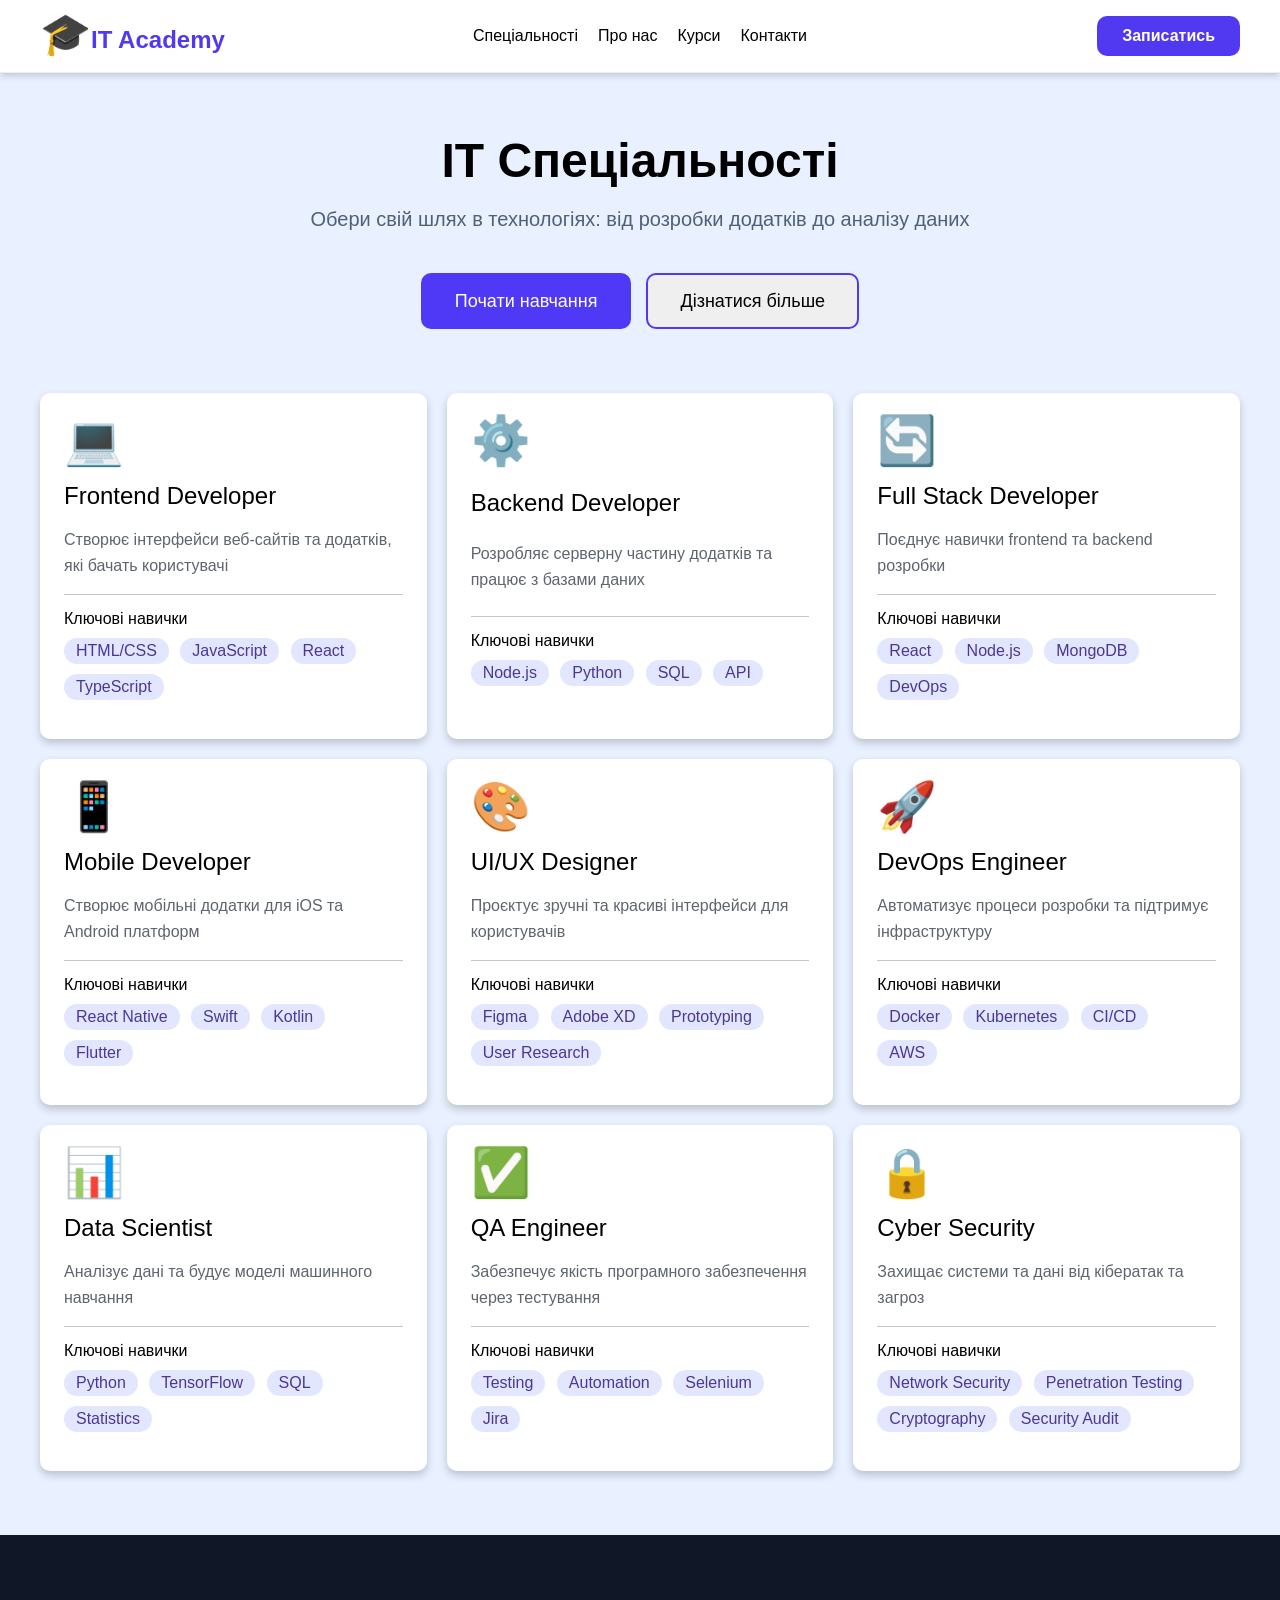
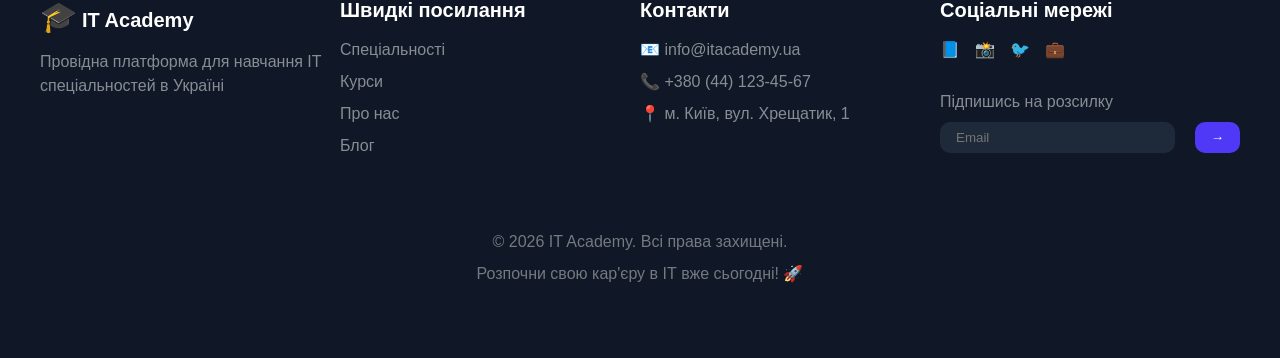
<file: Lesson 9/index.html>
<!DOCTYPE html>
<html lang="en">
<head>
    <link rel="stylesheet" type="text/css" href="style/style.css">
    <meta charset="UTF-8">
    <title>Title</title>
</head>
<body>
<header class="header">
    <div class="wrapper header-grid">
        <div class="logo"><span>🎓</span>IT Academy</div>
    <nav>
        <ul>
            <li><a href="#">Спеціальності</a></li>
            <li><a href="#">Про нас</a></li>
            <li><a href="#">Курси</a></li>
            <li><a href="#">Контакти</a></li>
        </ul>
    </nav>
    <button class="header-btn">Записатись</button>
    </div>
</header>
<main>
    <section class="start-studying">
        <div class="wrapper start-studying-grid">
            <h1>ІТ Спеціальності</h1>
            <p>Обери свій шлях в технологіях: від розробки додатків до аналізу даних</p>
            <div class="start-studying-buttons">
                <button class="btn btn-start">Почати навчання</button>
                <button class="btn btw-more">Дізнатися більше</button>
            </div>
        </div>
    </section>
    <section class="cards-sections">
        <div class="wrapper">
            <div class="cards-grid">
                <article class="card">
                    <div class="card-icon">💻</div>
                    <h2>Frontend Developer</h2>
                    <p>Створює інтерфейси веб-сайтів та додатків, які бачать користувачі</p>
                    <div class="skills">
                        <span>Ключові навички</span>
                        <ul class="tags">
                            <li>HTML/CSS</li>
                            <li>JavaScript</li>
                            <li>React</li>
                            <li>TypeScript</li>
                        </ul>
                    </div>
                </article>
                <article class="card">
                    <div class="card-icon">⚙️</div>
                    <h2>Backend Developer</h2>
                    <p>Розробляє серверну частину додатків та працює з базами даних</p>
                    <div class="skills">
                        <span>Ключові навички</span>
                        <ul class="tags">
                            <li>Node.js</li>
                            <li>Python</li>
                            <li>SQL</li>
                            <li>API</li>
                        </ul>
                    </div>
                </article>
                <article class="card">
                    <div class="card-icon">🔄</div>
                    <h2>Full Stack Developer</h2>
                    <p>Поєднує навички frontend та backend розробки</p>
                    <div class="skills">
                        <span>Ключові навички</span>
                        <ul class="tags">
                            <li>React</li>
                            <li>Node.js</li>
                            <li>MongoDB</li>
                            <li>DevOps</li>
                        </ul>
                    </div>
                </article>
                <article class="card">
                    <div class="card-icon">📱</div>
                    <h2>Mobile Developer</h2>
                    <p>Створює мобільні додатки для iOS та Android платформ</p>
                    <div class="skills">
                        <span>Ключові навички</span>
                        <ul class="tags">
                            <li>React Native</li>
                            <li>Swift</li>
                            <li>Kotlin</li>
                            <li>Flutter</li>
                        </ul>
                    </div>
                </article>
                <article class="card">
                    <div class="card-icon">🎨</div>
                    <h2>UI/UX Designer</h2>
                    <p>Проєктує зручні та красиві інтерфейси для користувачів</p>
                    <div class="skills">
                        <span>Ключові навички</span>
                        <ul class="tags">
                            <li>Figma</li>
                            <li>Adobe XD</li>
                            <li>Prototyping</li>
                            <li>User Research</li>
                        </ul>
                    </div>
                </article>
                <article class="card">
                    <div class="card-icon">🚀</div>
                    <h2>DevOps Engineer</h2>
                    <p>Автоматизує процеси розробки та підтримує інфраструктуру</p>
                    <div class="skills">
                        <span>Ключові навички</span>
                        <ul class="tags">
                            <li>Docker</li>
                            <li>Kubernetes</li>
                            <li>CI/CD</li>
                            <li>AWS</li>
                        </ul>
                    </div>
                </article>
                <article class="card">
                    <div class="card-icon">📊</div>
                    <h2>Data Scientist</h2>
                    <p>Аналізує дані та будує моделі машинного навчання</p>
                    <div class="skills">
                        <span>Ключові навички</span>
                        <ul class="tags">
                            <li>Python</li>
                            <li>TensorFlow</li>
                            <li>SQL</li>
                            <li>Statistics</li>
                        </ul>
                    </div>
                </article>
                <article class="card">
                    <div class="card-icon">✅</div>
                    <h2>QA Engineer</h2>
                    <p>Забезпечує якість програмного забезпечення через тестування</p>
                    <div class="skills">
                        <span>Ключові навички</span>
                        <ul class="tags">
                            <li>Testing</li>
                            <li>Automation</li>
                            <li>Selenium</li>
                            <li>Jira</li>
                        </ul>
                    </div>
                </article>
                <article class="card">
                    <div class="card-icon">🔒</div>
                    <h2>Cyber Security</h2>
                    <p>Захищає системи та дані від кібератак та загроз</p>
                    <div class="skills">
                        <span>Ключові навички</span>
                        <ul class="tags">
                            <li>Network Security</li>
                            <li>Penetration Testing</li>
                            <li>Cryptography</li>
                            <li>Security Audit</li>
                        </ul>
                    </div>
                </article>
            </div>
        </div>
    </section>
</main>
<footer class="footer">
    <div class="wrapper footer-top">
        <div class="footer-grid">
            <div class="footer-column">
                <h3><span>🎓</span>IT Academy</h3>
                <p>Провідна платформа для навчання ІТ спеціальностей в Україні</p>
            </div>
            <div class="footer-column">
                <h3>Швидкі посилання</h3>
                <ul>
                    <li><a href="#">Спеціальності</a></li>
                    <li><a href="#">Курси</a></li>
                    <li><a href="#">Про нас</a></li>
                    <li><a href="#">Блог</a></li>
                </ul>
            </div>
            <div class="footer-column">
                <h3>Контакти</h3>
                <p>📧 info@itacademy.ua</p>
                <p>📞 +380 (44) 123-45-67</p>
                <p>📍 м. Київ, вул. Хрещатик, 1</p>
            </div>
            <div class="footer-column">
                <h3>Соціальні мережі</h3>
                <ul class="social">
                    <li><a href="#">📘</a></li>
                    <li><a href="#">📸</a></li>
                    <li><a href="#">🐦</a></li>
                    <li><a href="#">💼</a></li>
                </ul>
                <p class="subscribe-title">Підпишись на розсилку</p>
                <div class="subscribe-grid">
                    <input type="email" placeholder="Email">
                    <button>→</button>
                </div>
            </div>

        </div>
    </div>
    <div class="footer-bottom">
        <p>&copy; 2026 IT Academy. Всі права захищені.</p>

        <p>Розпочни свою кар'єру в ІТ вже сьогодні! 🚀</p>
    </div>
</footer>
</body>
</html>
</file>
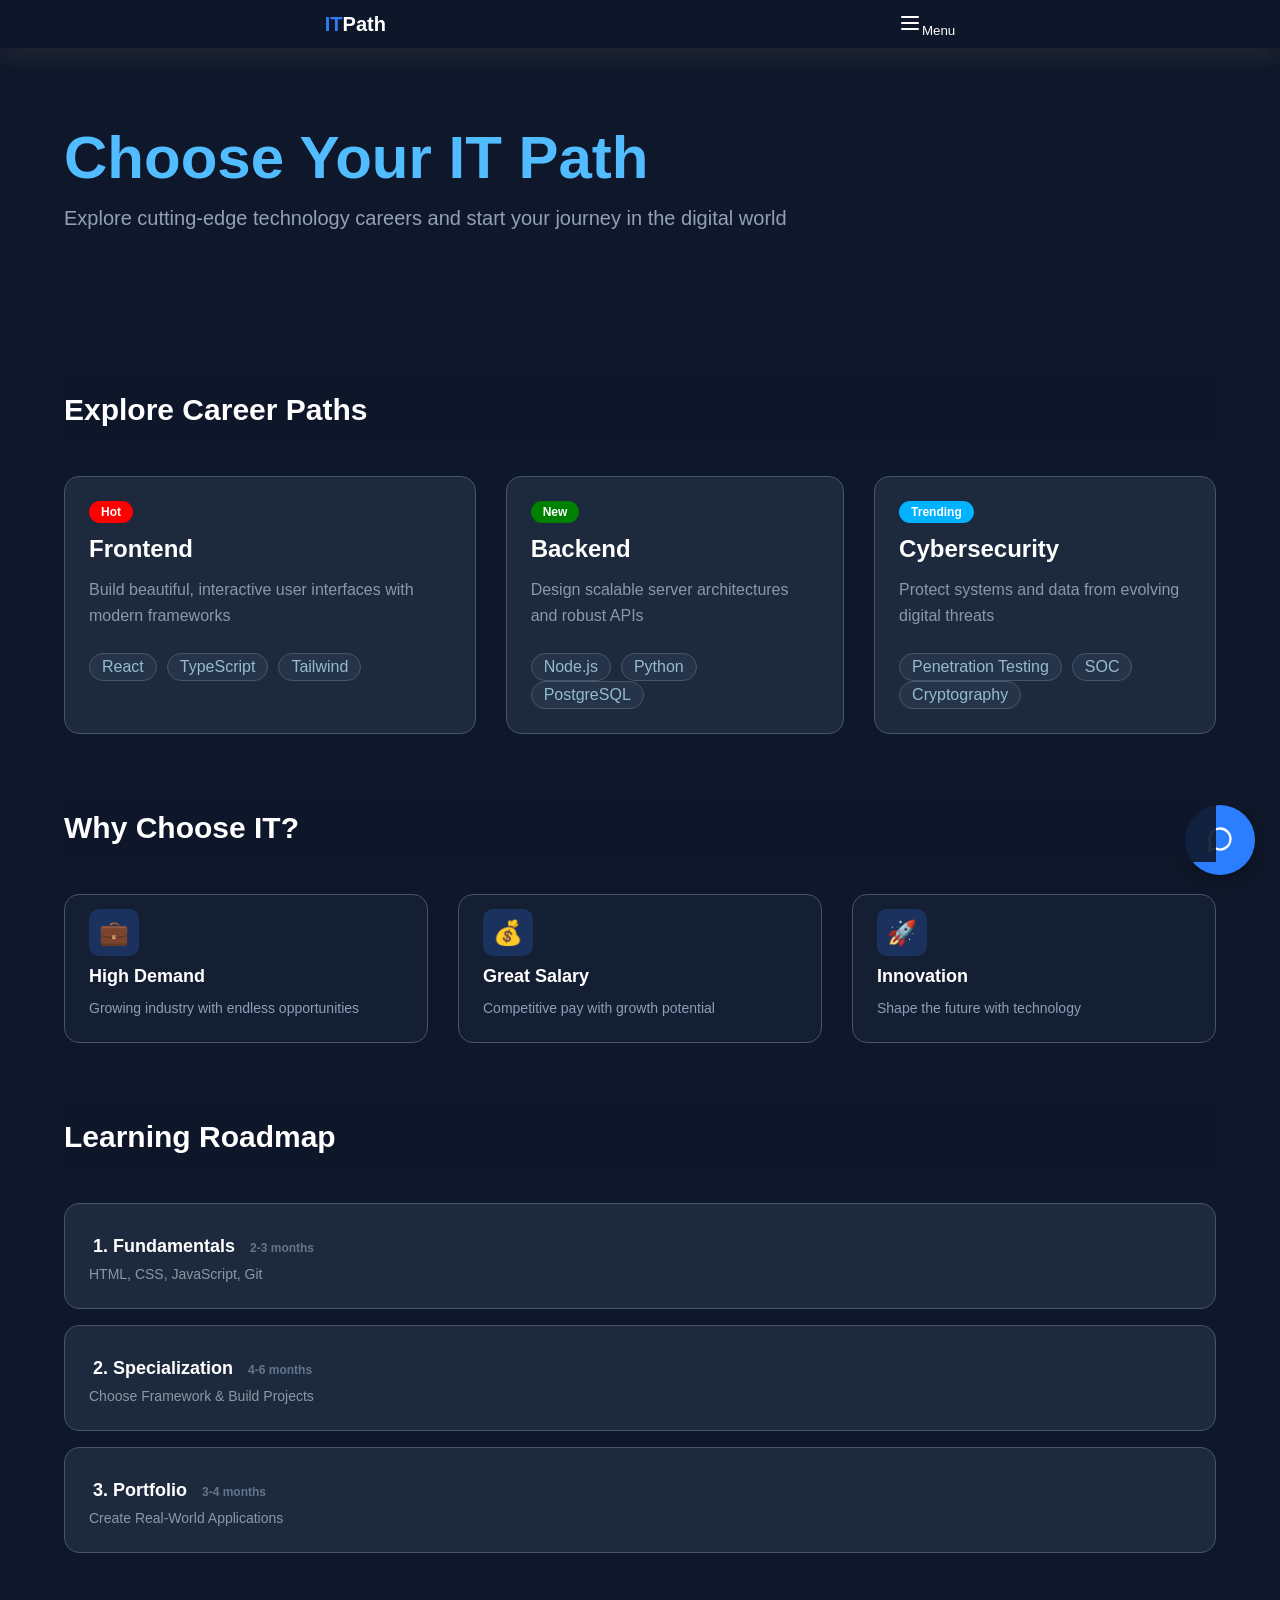
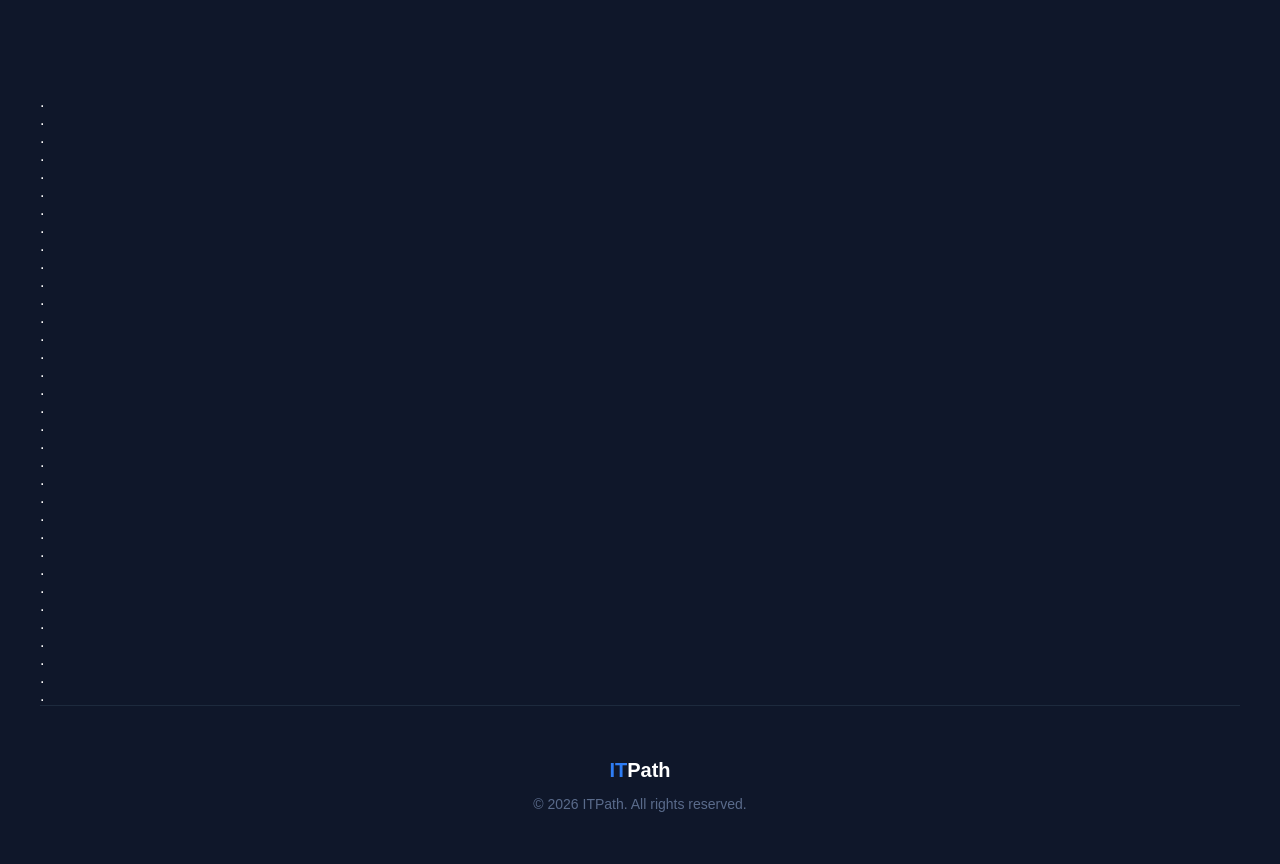
<file: Practichna 2/index.html>
<!DOCTYPE html>
<html lang="en">
<head>
    <link type='text/css' rel="stylesheet" href="style/style.css">
    <meta name='viewport' content='width=device-width, initial-scale=1'>
    <meta charset="UTF-8">
    <title>Title</title>
</head>
<body>
<header>
    <div class="logo"><span>IT</span>Path</div>
    <button class="btn"><svg xmlns="http://www.w3.org/2000/svg" width="24" height="24" viewBox="0 0 24 24" fill="none" stroke="currentColor" stroke-width="2" stroke-linecap="round" stroke-linejoin="round" class="lucide lucide-menu"><line x1="4" x2="20" y1="12" y2="12"></line><line x1="4" x2="20" y1="6" y2="6"></line><line x1="4" x2="20" y1="18" y2="18"></line></svg>Menu</button>
</header>
<div class="wrapper">
    <main>
        <div class="h1">
            <h1>Choose Your IT Path</h1>
            <p>Explore cutting-edge technology careers and start your journey in the digital world</p>
        </div>
        <div class="content">
            <div>
                <article class="h2">
                    <h2>Explore Career Paths</h2>
                </article>
                <section class="path-grid">
                    <div class="path-card">
                        <span class="status hot">Hot</span>
                        <h2>Frontend</h2>
                        <p>Build beautiful, interactive user interfaces with modern frameworks</p>
                        <ul class="tags">
                            <li>React</li>
                            <li>TypeScript</li>
                            <li>Tailwind</li>
                        </ul>
                    </div>
                    <div class="path-card">
                        <span class="status new">New</span>
                        <h2>Backend</h2>
                        <p>Design scalable server architectures and robust APIs</p>
                        <ul class="tags">
                            <li>Node.js</li>
                            <li>Python</li>
                            <li>PostgreSQL</li>
                        </ul>
                    </div>
                    <div class="path-card">
                        <span class="status trending">Trending</span>
                        <h2>Cybersecurity</h2>
                        <p>Protect systems and data from evolving digital threats</p>
                        <ul class="tags">
                            <li>Penetration Testing</li>
                            <li>SOC</li>
                            <li>Cryptography</li>
                        </ul>
                    </div>
                </section>
            </div>
            <div>
                <article class="h2">
                    <h2>Why Choose IT?</h2>
                </article>
                <section class="card-grid">
                    <article class="card">
                        <span class="card-logo">💼</span>
                        <h2>High Demand</h2>
                        <p>Growing industry with endless opportunities</p>
                    </article>
                    <article class="card">
                        <span class="card-logo">💰</span>
                        <h2>Great Salary</h2>
                        <p>Competitive pay with growth potential</p>
                    </article>
                    <article class="card">
                        <span class="card-logo">🚀</span>
                        <h2>Innovation</h2>
                        <p>Shape the future with technology</p>
                    </article>
                </section>
            </div>
            <div>
                <article class="h2">
                    <h2>Learning Roadmap</h2>
                </article>
                <section class="roadmap-grid">
                    <article class="roadmap-card">
                        <h2>1. Fundamentals<span>2-3 months</span></h2>
                        <p>HTML, CSS, JavaScript, Git</p>
                    </article>
                    <article class="roadmap-card">
                        <h2>2. Specialization<span>4-6 months</span></h2>
                        <p>Choose Framework & Build Projects</p>
                    </article>
                    <article class="roadmap-card">
                        <h2>3. Portfolio<span>3-4 months</span></h2>
                        <p>Create Real-World Applications</p>
                    </article>
                </section>
            </div>
        </div>
        <button class="btn-edit"><svg xmlns="http://www.w3.org/2000/svg" width="28" height="28" viewBox="0 0 24 24" fill="none" stroke="currentColor" stroke-width="2" stroke-linecap="round" stroke-linejoin="round" class="lucide lucide-message-circle text-white"><path d="M7.9 20A9 9 0 1 0 4 16.1L2 22Z"></path></svg></button>
        <!--        Далі щоб сайт нормально скролився-->
        <div>.</div>
        <div>.</div>
        <div>.</div>
        <div>.</div>
        <div>.</div>
        <div>.</div>
        <div>.</div>
        <div>.</div>
        <div>.</div>
        <div>.</div>
        <div>.</div>
        <div>.</div>
        <div>.</div>
        <div>.</div>
        <div>.</div>
        <div>.</div>
        <div>.</div>
        <div>.</div>
        <div>.</div>
        <div>.</div>
        <div>.</div>
        <div>.</div>
        <div>.</div>
        <div>.</div>
        <div>.</div>
        <div>.</div>
        <div>.</div>
        <div>.</div>
        <div>.</div>
        <div>.</div>
        <div>.</div>
        <div>.</div>
        <div>.</div>
        <div>.</div>
    </main>
    <footer>
        <div class="logo"><span>IT</span>Path</div>
        <p>&copy; 2026 ITPath. All rights reserved.</p>
    </footer>
</div>
</body>
</html>
</file>
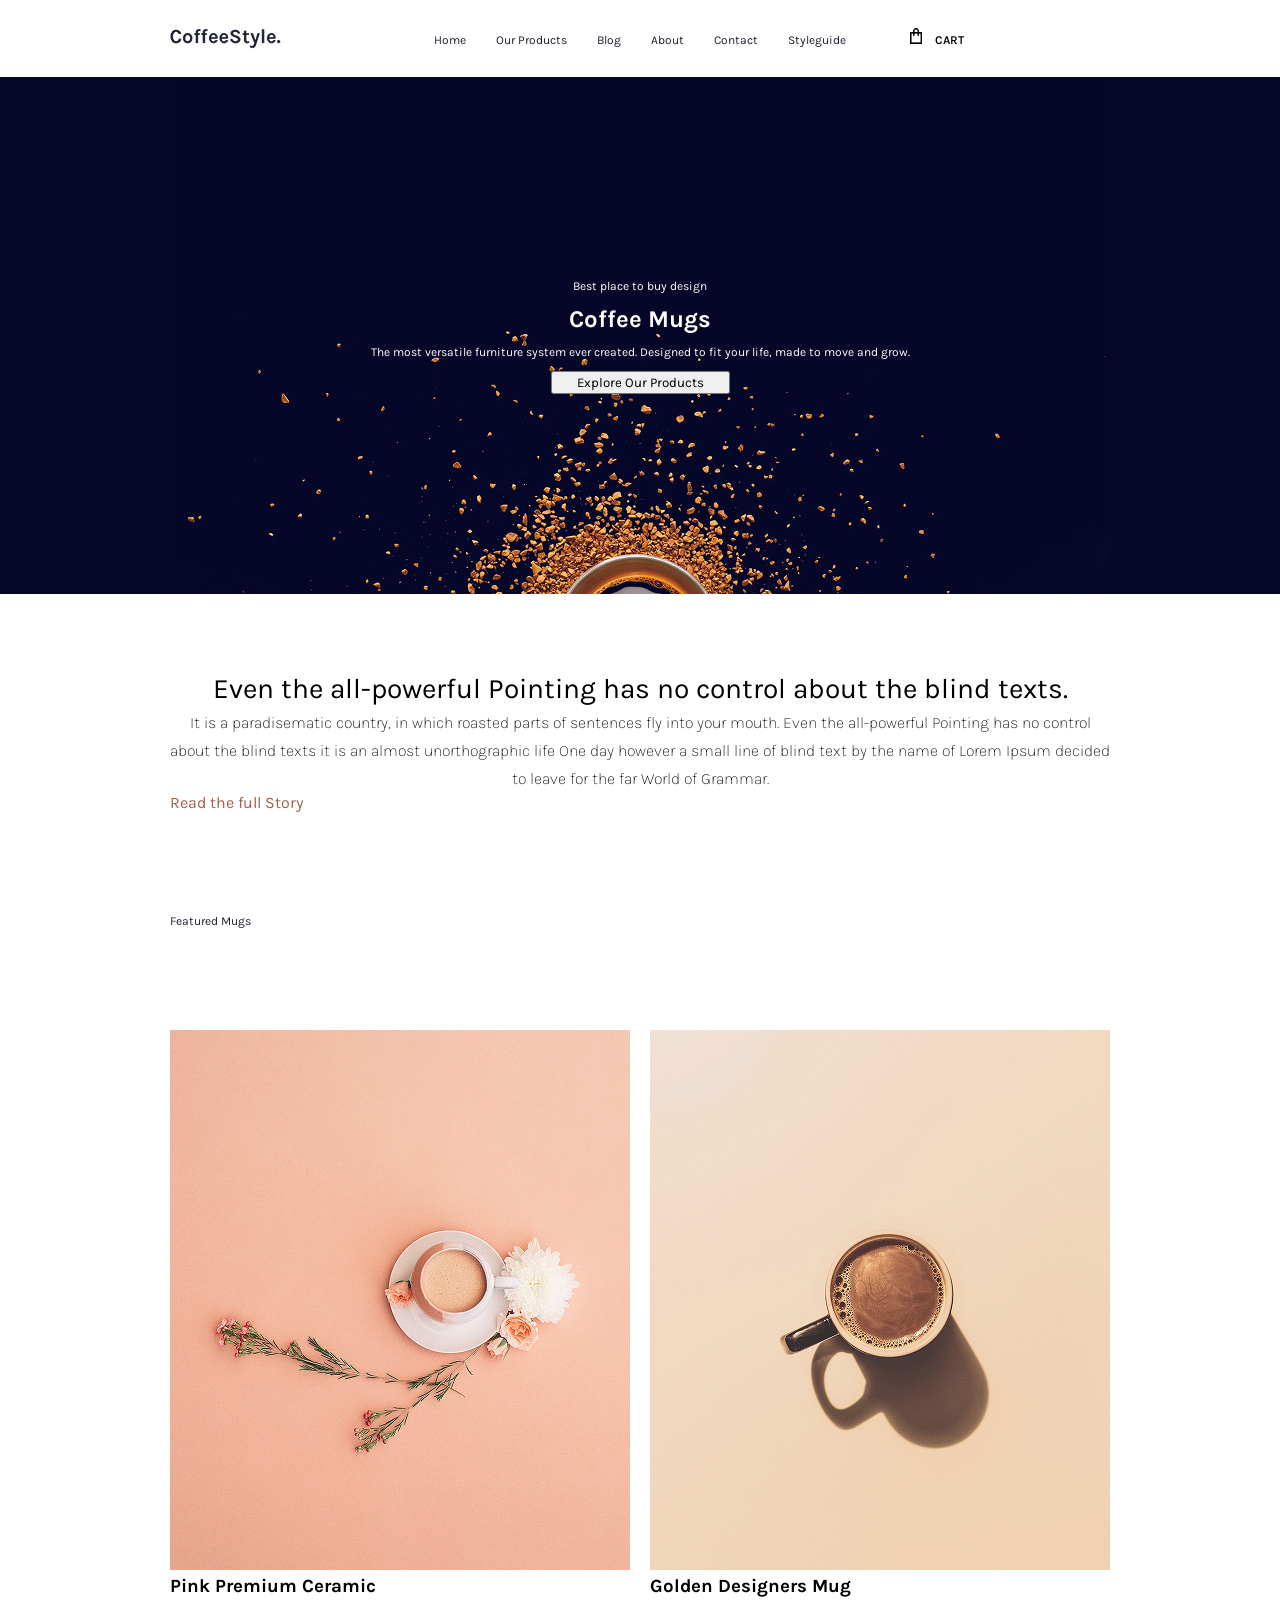
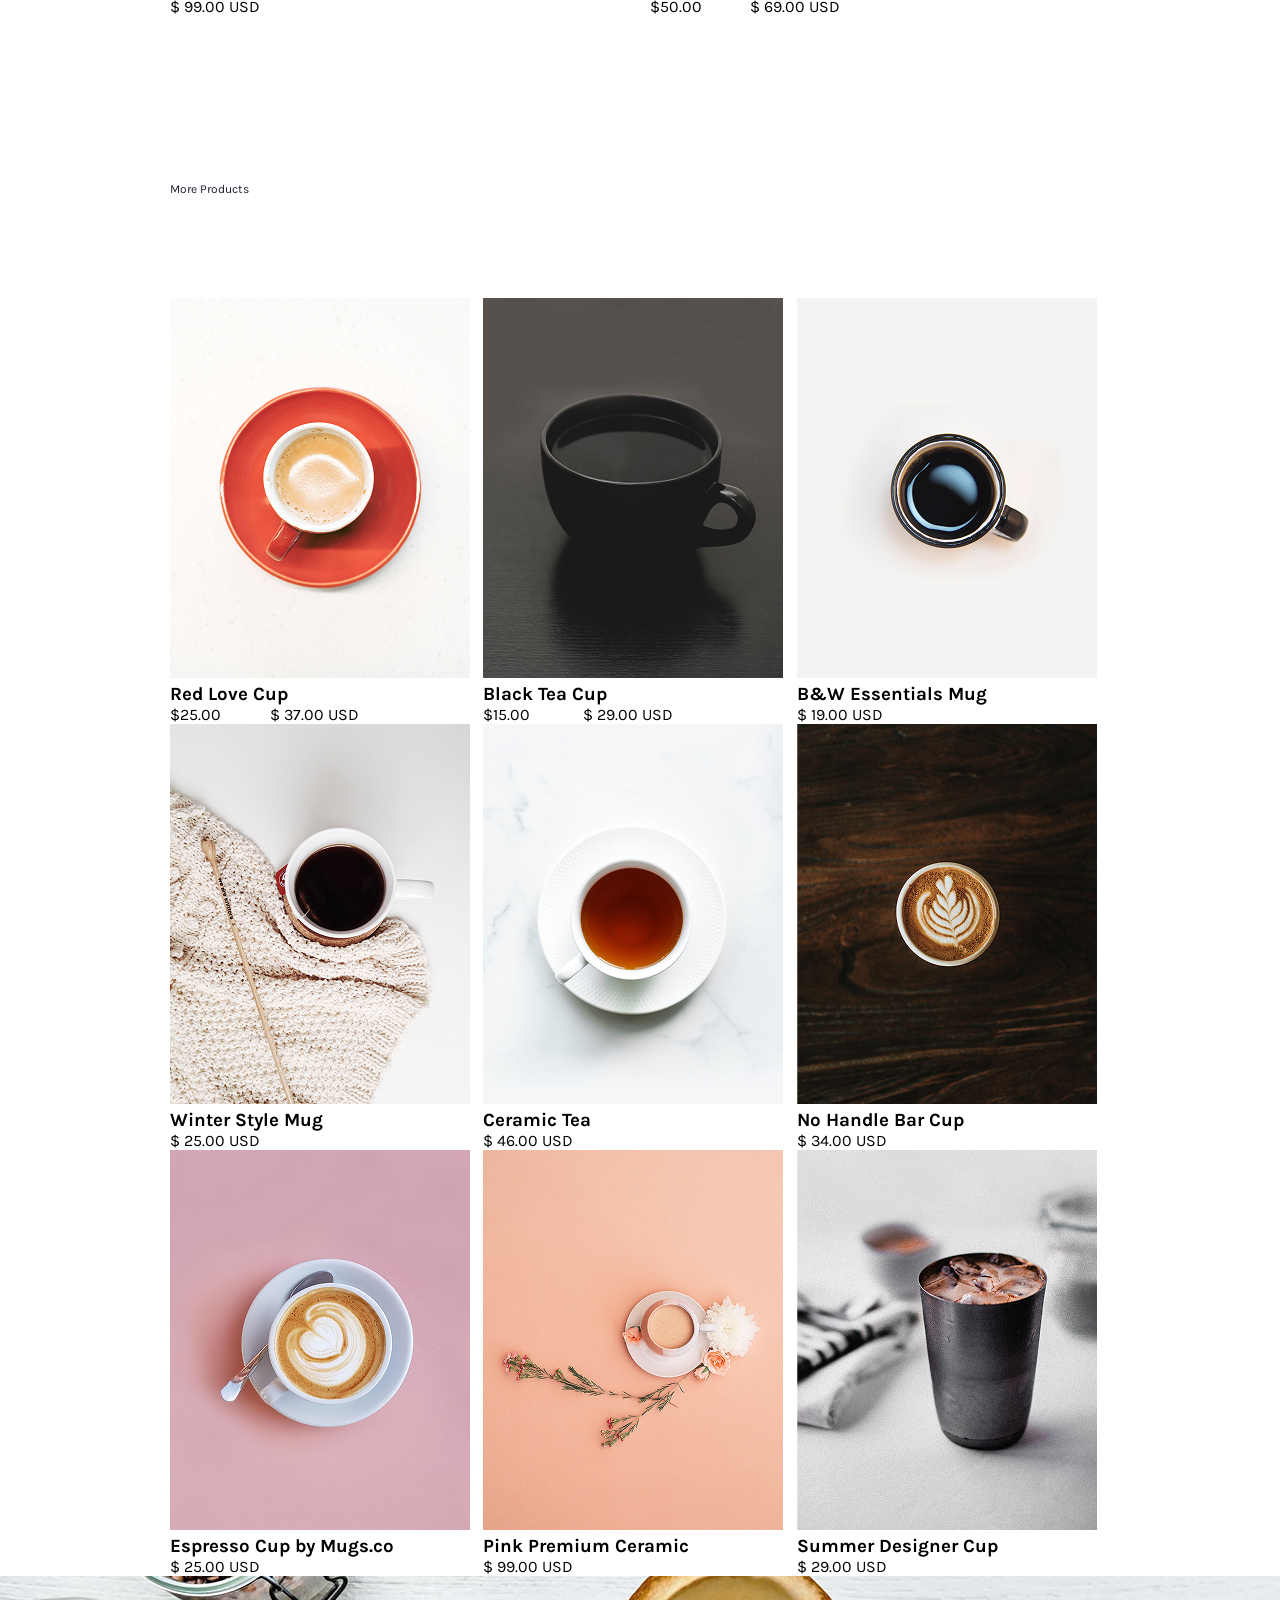
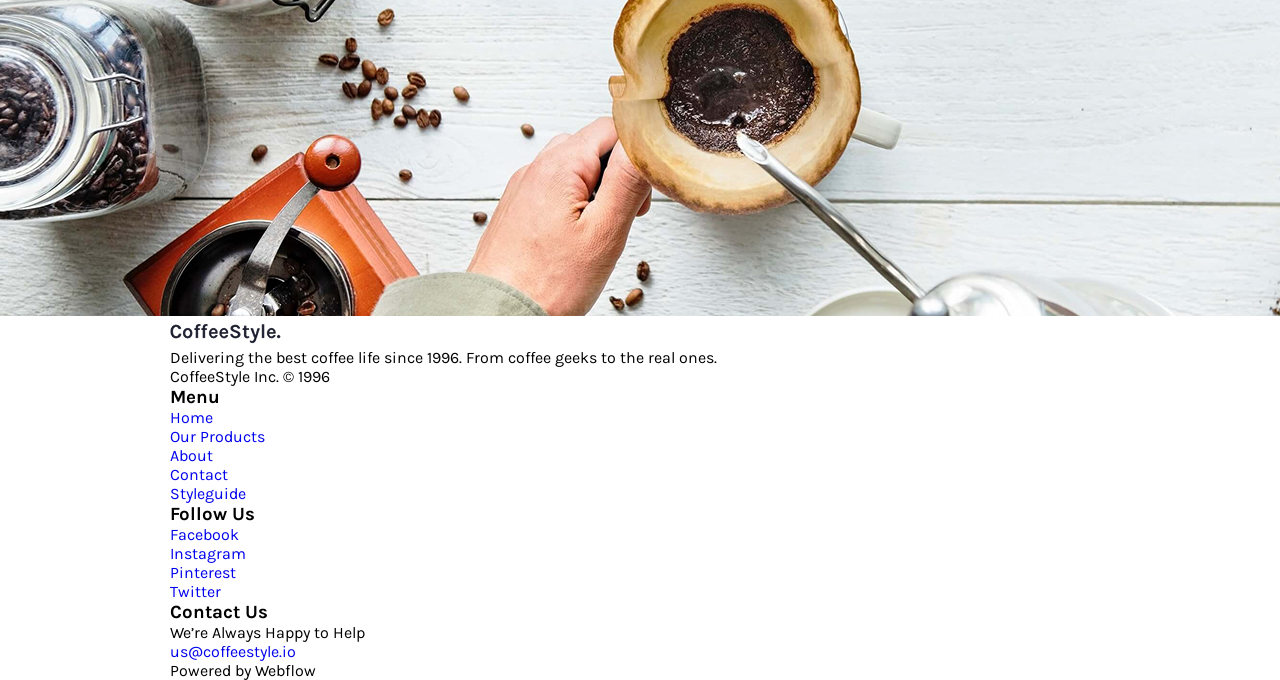
<file: Zalikova/index.html>
<!DOCTYPE html>
<html lang="en">
<head>
    <link rel="stylesheet" type="text/css" href="style/style.css">
    <link rel="preconnect" href="https://fonts.googleapis.com">
    <link rel="preconnect" href="https://fonts.gstatic.com/" crossorigin>
    <link href="https://fonts.googleapis.com/css2?family=Karla:ital,wght@0,200..800;1,200..800&display=swap" rel="stylesheet">
    <meta charset="UTF-8">
    <title>Title</title>
</head>
<body>
<header class="header">
    <div class="wrapper header-grid">
        <div class="logo">
            <img src="images/logo.png" alt="logo">
        </div>
        <nav>
            <ul>
                <li><a href="#">Home</a></li>
                <li><a href="#">Our Products</a></li>
                <li><a href="#">Blog</a></li>
                <li><a href="#">About</a></li>
                <li><a href="#">Contact</a></li>
                <li><a href="#">Styleguide</a></li>
            </ul>
        </nav>
        <button class="cart"><span><img src="images/logo1.png" width="12" height="16"></span> CART</button>
    </div>
</header>
<main>
    <section class="banner">
        <div class="wrapper banner-grid">
            <p>Best place to buy design</p>
            <h1>Coffee Mugs</h1>
            <p>The most versatile furniture system ever created. Designed to fit your life, made to move and grow.</p>
            <button class="banner-btn">Explore Our Products</button>
        </div>
    </section>
    <section class="products">
        <div class="wrapper">
            <div class="text">
                <h2>Even the all-powerful Pointing has no control about the blind texts.</h2>
                <p>It is a paradisematic country, in which roasted parts of sentences fly into your mouth. Even the all-powerful Pointing has no control about the blind texts it is an almost unorthographic life One day however a small line of blind text by the name of Lorem Ipsum decided to leave for the far World of Grammar.</p>
                <a href="#">Read the full Story</a>
            </div>
            <div class="feat">
                <p>Featured Mugs</p>
            </div>
            <div class="feat-grid">
                <article class="feat-card">
                    <img src=images/Frame.png alt="">
                    <h3>Pink Premium Ceramic</h3>
                    <p class="price">$ 99.00 USD</p>
                </article>
                <article class="feat-card">
                    <img src=images/Frame%20(1).png alt="">
                    <h3>Golden Designers Mug</h3>
                    <div class="price-grid">
                        <p class="price">$50.00</p>
                        <p class="old-price">$ 69.00 USD</p>
                    </div>
                </article>
            </div>
            <div class="feat">
                <p>More Products</p>
            </div>
            <div class="more-grid">
                <article class="more-card">
                    <img src=images/Frame%20(2).png alt="">
                    <h3>Red Love Cup</h3>
                    <div class="price-grid">
                        <p class="price">$25.00</p>
                        <p class="old-price">$ 37.00 USD</p>
                    </div>
                </article>
                <article class="more-card">
                    <img src=images/Frame%20(3).png alt="">
                    <h3>Black Tea Cup</h3>
                    <div class="price-grid">
                        <p class="price">$15.00</p>
                        <p class="old-price">$ 29.00 USD</p>
                    </div>
                </article>
                <article class="more-card">
                    <img src=images/Frame%20(4).png alt="">
                    <h3>B&W Essentials Mug</h3>
                    <p class="price">$ 19.00 USD</p>
                </article>
                <article class="more-card">
                    <img src=images/Frame%20(5).png alt="">
                    <h3>Winter Style Mug</h3>
                    <p class="price">$ 25.00 USD</p>
                </article>
                <article class="more-card">
                    <img src=images/Frame%20(6).png alt="">
                    <h3>Ceramic Tea</h3>
                    <p class="price">$ 46.00 USD</p>
                </article>
                <article class="more-card">
                    <img src=images/Frame%20(7).png alt="">
                    <h3>No Handle Bar Cup</h3>
                    <p class="price">$ 34.00 USD</p>
                </article>
                <article class="more-card">
                    <img src=images/Frame%20(8).png alt="">
                    <h3>Espresso Cup by Mugs.co</h3>
                    <p class="price">$ 25.00 USD</p>
                </article>
                <article class="more-card">
                    <img src=images/Frame%20(9).png alt="">
                    <h3>Pink Premium Ceramic</h3>
                    <p class="price">$ 99.00 USD</p>
                </article>
                <article class="more-card">
                    <img src=images/Frame%20(10).png alt="">
                    <h3>Summer Designer Cup</h3>
                    <p class="price">$ 29.00 USD</p>
                </article>
            </div>
        </div>
    </section>
    <div class="banner-bottom">
        <img src="images/banner.png" alt="">
    </div>
</main>
<footer>
    <div class="wrapper footer-grid">
        <div class="footer-column">
            <img src="images/logo.png" alt="logo">
            <p>Delivering the best coffee life since 1996. From coffee geeks to the real ones.</p>
            <p class="footer-dop">CoffeeStyle Inc. &copy; 1996</p>
        </div>
        <div class="footer-column">
            <h3>Menu</h3>
            <ul class="nav">
                <li><a href="#">Home</a></li>
                <li><a href="#">Our Products</a></li>
                <li><a href="#">About</a></li>
                <li><a href="#">Contact</a></li>
                <li><a href="#">Styleguide</a></li>
            </ul>
        </div>
        <div class="footer-column">
            <h3>Follow Us</h3>
            <ul class="social">
                <li><a href="#">Facebook</a></li>
                <li><a href="#">Instagram</a></li>
                <li><a href="#">Pinterest</a></li>
                <li><a href="#">Twitter</a></li>
            </ul>
        </div>
        <div class="footer-column">
            <h3>Contact Us</h3>
            <p>We’re Always Happy to Help</p>
            <p><a href="mailto:us@coffeestyle.io">us@coffeestyle.io</a></p>
            <p class="footer-dop">Powered by Webflow</p>
        </div>
    </div>
</footer>

</body>
</html>
</file>
<file: Lesson 11/style/style.css>
:root {
    font-family: Verdana, Geneva, Tahoma, Verdana, sans-serif;
    font-size: 12px;
    line-height: 1.5;
}
*, *:before, *:after {
    box-sizing: inherit;
}
*{
    margin: 0;
    padding: 0;
    text-decoration: none;
    list-style: none;
}
body{
    background: #C9A5AA;
}
.wrapper{
    margin: 12px;
}
nav{
    display: flex;
    flex-direction: column;
    text-align: center;
    align-items: center;
    font-size: 14px;
    border-radius: 8px;
    background: #F4D3D3;
    padding: 10px 0;
}
.menu{
    font-family: 'Arial Black', sans-serif;
    padding: 10px 0;
    display: block;
}
.nav li{
    padding: 6px 0;
    display: block;
    width: 100%;
}
.nav{
    width: 100%;
}
.nav > li > a:hover{
    background: #FFFFFF;
}
:link{
    color: #006EBE;
}
:link:hover{
    color: #5EAAE0;
}
:visited{
    color: #002570;
}
main{
    display: flex;
    flex-direction: column;
    padding: 16px;
    background: #FFFFFF;
    border-radius: 8px 8px 0 0;
    margin-top: 16px;
    row-gap: 16px;
}
.data{
    background: #E9E9E9;
    padding: 8px;
    border-radius: 8px;
    display: flex;
    column-gap: 6px;
}
.main{
    display: flex;
    flex-direction: column;
    row-gap: 16px;
}
h1{
    font-size: 24px;
}
.info h2, .movie h2{
    font-size: 18px;
    font-weight: bold;
}
.info{
    display: flex;
    flex-direction: column;
    row-gap: 8px;
}
figure{
    background: #F4D3D3;
    border-radius: 10px;
    text-align: center;
    max-width: 100%;
}
figure img{
    display: block;
    max-width: 100%;
    width: 60vh;
}
figcaption{
    padding: 10px 0;
    font-style: italic;
}
.movie ol li{
    padding: 10px;
    border-bottom: 1px solid #C9A5AA;
    padding-left: 50px;
}
ol > li::before{
    content: counter(list-item) '.';
    display: inline-block;
    margin-left: -20px;
    width: 20px;
}
ol > li:last-child{
    border-bottom: 0;
}
ol > li:first-child{
    background: #FCF5E9;
}
ol > li:nth-child(even){
    background: #F4D3D3;
}
footer{
    padding: 20px;
    background: #F4D3D3;
    border-radius: 0 0 8px 8px;
}
@media screen and (min-width: 768px) {
    .wrapper {
        max-width: 90%;
        margin: 20px auto;
    }
    .menu {
        display: none;
    }
    nav {
        flex-direction: row;
        justify-content: center;
        column-gap: 3px;
        padding: 6px 10px;
    }
    header{
        width: 60%;
    }
    .nav {
        display: flex;
        flex-direction: row;
        justify-content: space-around;
    }
    .nav li {
        width: auto;
        padding: 6px 10px;
    }
    figure {
        padding: 20px 20px 10px 20px;
        margin: 0 auto;
    }
    figure img {
        margin: 0 auto;
        border-radius: 4px;
        width: 40vh;
    }
}
@media screen and (min-width: 1024px) {
    .wrapper {
        max-width: 1000px;
    }
    header{
        width: 100%;
    }
    .nav {
        width: 100%;
        justify-content: center;
        gap: 40px;
    }
    figure {
        padding: 20px 20px 10px 20px;
        margin: 0 auto;
    }
    figure img{
        width: 60vh;
    }
}
</file>
<file: Lesson 14/style/style.css>
*{
    margin:0;
    padding:0;
    box-sizing: border-box;
    text-decoration: none;
    list-style: none;
}
html{
    font-family: "Inter", sans-serif;
    font-size: 16px;
}
body{
    background: #0f172a;
    color: #fff;
}
.wrapper {
    width: 100%;
    max-width: 1200px;
    margin: 0 auto;
    padding: 30px 0;
}
header{
    position: fixed;
    top: 0;
    left: 0;
    width: 100%;
    z-index: 1000;
    background: rgba(15, 23, 42, 0.9);
    border-bottom: 1px solid #22304a;
}
.header-content{
    display: flex;
    align-items: center;
    justify-content: space-between;
}
.logo{
    font-size: 1.3rem;
    font-weight: 700;
}
.logo span{
    color: #307ef6;
}
.menu{
    display: flex;
    align-items: center;
    gap: 10px;
    font-size: 1rem;
}
.menu-icon{
    font-size: 1.5rem;
}
.hero-section{
    padding: 150px 0 120px 0;
}
.hero-content{
    position: relative;
}
.hero-content h1{
    font-size: 3.75rem;
    line-height: 1;
    color: #307ef6;
    margin-bottom: 20px;
}
.hero-content p{
    color: #9a9ea6;
    font-size: 1.2rem;
    line-height: 1.4;
    max-width: 650px;
}
.code-icon{
    position: absolute;
    top: 40px;
    right: 20px;
    font-size: 5rem;
    font-weight: 700;
    color: #132442;
}
.career-section .benefits-section .roadmap-section{
    padding: 60px 0;
}
.section-title{
    position: sticky;
    top: 60px;
    z-index: 20;
    font-size: 2rem;
    line-height: 1.2;
    padding: 25px 0 15px 0;
    border-bottom: 1px solid #22304a;
    margin-bottom: 30px;
}
.career-card{
    position: relative;
    overflow: hidden;
    min-height: 235px;
    padding: 22px 25px;
    background: #1d2d3d;
    border: 1px solid #334966;
    border-radius: 10px;
    transition: transform 0.3s ease, border-color 0.3s, box-shadow 0.3s ease;
    display: flex;
    flex-wrap: wrap;
}
.career-card::before{
    content: "";
    position: absolute;
    inset: 0;
    background: radial-gradient(circle at top right, rgba(0, 0, 0, 0.23), transparent 60%);
    opacity: 0;
    transition: opacity 0.3s ease;
}
.career-card:hover::before{
    opacity: 1;
}
.career-card:hover{
    transform: translateY(-5px);
    border-color: #334966;
    box-shadow: 0 10px 35px rgba(49, 129, 247, 0.25);
}
.badge{
    display: inline-block;
    color: #fff;
    font-size: 0.75rem;
    font-weight: 700;
    padding: 5px 15px;
    border-radius: 15px;
    margin: 15px;
}
.badge-red{
    background: red;
}
.badge-green{
    background: green;
}
.badge-blue{
    background: #1ac2ff;
}
.career-card h3{
    font-size: 1.5rem;
    line-height: 1.3;
    margin-bottom: 10px;
}
.career-card p{
    color: #c5cdd6;
    font-size: 1rem;
    line-height: 1.6;
}
.tags{
    display: flex;
    flex-wrap: wrap;
    gap: 10px;
    margin-top: 15px;
}
.tags span{
    white-space: nowrap;
    padding: 5px 10px;
    font-size: 0.9rem;
    border: 1px solid #334966;
    border-radius: 8px;
    color: #50bfff;
    display: flex;
    align-items: center;
    justify-content: center;
}
.card-list{
    display: flex;
    gap: 20px;

}
.benefits-cards{
    display: flex;
    gap: 20px;
}
.benefit-card{
    max-width: 33%;
    padding: 25px;
    background: #141f33;
    border: 1px solid #334966;
    border-radius: 10px;
    display: flex;
    flex-direction: column;
    flex: 1;
    row-gap: 10px;
}
.benefit-icon{
    width: 50px;
    height: 50px;
    border-radius: 15px;
    background: #1c315f;
    display: flex;
    align-items: center;
    justify-content: center;
    font-size: 1.5rem;
}
.benefit-card h3{
    font-size: 1.2rem;
    line-height: 1.3;
}
.benefit-card p{
    color: #c5cdd6;
    font-size: 0.9rem;
    line-height: 1.4;
}
.roadmap-list{
    position: relative;
}
/*.roadmap-list::before{*/
/*    content: "";*/
/*    position: absolute;*/
/*    left: 0;*/
/*    top: 50px;*/
/*    bottom: 50px;*/
/*    width: 2px;*/
/*    background: #3d74d9;*/
/*}*/
.roadmap-card{
    position: relative;
    min-height: 100px;
    padding: 25px 40px;
    background: #1d2a3d;
    border: 1px solid #334966;
    border-radius: 20px;
    margin-bottom: 15px;
}
.roadmap-circle{
    position: absolute;
    left: -10px;
    top: 45px;
    width: 20px;
    height: 20px;
    border-radius: 50%;
    background: #3d74d9;
    border: 2px solid #0f172a;
}
.roadmap-head{
    display: flex;
    align-items: center;
    gap: 15px;
    margin-bottom: 15px;
}
.roadmap-head h3{
    font-size: 1.2rem;
    line-height: 1.6;
    white-space: nowrap;
}
.roadmap-head span{
    color: #c5cdd6;
    font-weight: 300;
    font-size: 0.75rem;
}
.roadmap-content p{
    color: #c5cdd6;
    font-size: 0.9rem;
    line-height: 1.5;
}
.roadmap-section{
    border-bottom: 1px solid #22304a;
}
footer{
    text-align: center;
    display: flex;
    flex-direction: column;
    row-gap: 10px;
    padding: 50px 0;
}
footer p{
    color: #c5cdd6;
    font-size: 0.9rem;
}
.chat-button{
    position: fixed;
    right:30px;
    bottom: 30px;
    width: 70px;
    height: 70px;
    background: #2b7efe;
    display: flex;
    align-items: center;
    justify-content: center;
    border-radius: 50%;
    transition: scale 0.5s ease, background-color 0.3s ease;
}
.chat-button:hover{
    transform: scale(1.2);
    background: #0f69fa;
}
@media (max-width: 700px){
    .wrapper{
        padding: 40px;
    }
    .card-list{
        display: flex;
        flex-wrap: wrap;
    }
}
@media (max-width: 1000px){
    .wrapper{
        padding: 40px;
    }
}
</file>
<file: Lesson 15 FORM/style/style.css>
*{
    box-sizing: border-box;
    margin: 0;
    padding: 0;
    text-decoration: none;
    list-style: none;
}
body{
    font-family: 'Open Sans', sans-serif;
    background: #f4f9ff;
}
.wrapper{
    max-width: 800px;
    margin: 48px auto;
    background: #ffffff;
    padding: 32px;
    border-radius: 10px;
    box-shadow: 2px 2px 4px rgba(69, 69, 69, 0.31);
}
header{
    display: flex;
    justify-content: center;
    align-items: center;
    flex-direction: column;
    padding: 16px 0;
}
header h1{
    font-size: 36px;
    line-height: 40px;
    color: #4742f5;
    margin-bottom: 8px;
}
header h2{
    font-size: 16px;
    line-height: 24px;
    font-weight: 400;
    color: #616679;
}
header p{
    font-size: 14px;
    line-height: 20px;
    font-weight: 400;
    color: #808080;
    margin-top: 8px;
}
.block{
    padding: 24px;
    margin-bottom: 24px;
    border-radius: 10px;
}
.pers-data{
    background: #eff3ff;
    margin-top: 20px;
}
.pers-data h2{
    color: #323567;
}
.topic{
    font-size: 20px;
    line-height: 30px;
    margin-bottom: 16px;
}
.data-grid{
    display: grid;
    grid-template: 1fr 1fr / 1fr 1fr;
    gap: 16px;
}
.pers-info{
    background: #f8f5ff;
}
.pers-info h2{
    color: #3e2e5b;
}
.info-grid{
    display: grid;
    grid-template: 1fr 1fr / 1fr 1fr;
    gap: 16px;
}
.info-card:nth-child(3){
    grid-column: 1/-1;
}
.dop-info{
    background: #fdf3fb;
}
.dop-info h2{
    color: #56205a;
}
.dop-info-grid{
    display: grid;
    grid-template: 1fr 1fr / repeat(3, 1fr);
    gap: 16px;
}
.dop-info-card:nth-child(3){
    grid-column: 1/-1;
}
.dop-info-card:nth-child(4){
    grid-column: 1/-1;
}
article input{
    width: 100%;
    padding: 12px 16px;
    border-radius: 5px;
    border: 2px solid #b8b8b8;
}
article input:hover{
    border: 2px solid #505050;
}
article textarea{
    width: 100%;
    padding: 12px 16px;
    border-radius: 5px;
    border: 2px solid #b8b8b8;
}
article textarea:hover{
    border: 2px solid #505050;
}
article select{
    width: 100%;
    padding: 12px 16px;
    border-radius: 5px;
    border: 2px solid #b8b8b8;
}
article select:hover{
    border: 2px solid #505050;
}
.file{
    text-decoration: none;
}
.label{
    background: #f9fafc;
}
.submit{
    width: 100%;
    padding: 16px 32px;
    background: #4c3ef6;
    color: #fff;
    border-radius: 15px;
    font-weight: bold;
}
.submit:hover{
    cursor: pointer;
    background: #2f1efa;
}
footer{
    background: #eff6ff;
    margin-top: 32px;
    padding: 16px;
    border-radius: 15px;
}
footer h2{
    font-size: 18px;
    line-height: 27px;
    color: #173f7c;
    margin-bottom: 8px;
}
footer ul li{
    color: #455691;
    font-size: 14px;
    line-height: 20px;
    margin-bottom: 4px;
}
input[type="file"]::-webkit-file-upload-button {
    background: transparent;
    border: none;
}
.file{
    background: #ffffff;
}
</file>
<file: Lesson 16 ANIMATION/style/style.css>
*{
    margin: 0;
    padding: 0;
    box-sizing: border-box;
}
/*:root{*/
/*    --primary: #3459db;*/
/*    --accent: #40ff00;*/
/*    --transition-speed: 0.5s;*/
/*    --timing-bounce: cubic-bezier(0.25, 0.8, 0.25, 1);*/
/*}*/
/*.card{*/
/*    width: 400px;*/
/*    height: 400px;*/
/*    background: var(--accent);*/
/*    transition: transform var(--transition-speed) var(--timing-bounce) background-color var(--transition-speed) ease-in-out;*/
/*}*/
/*.card:hover{*/
/*    transform: scale(1.2) rotate(45deg);*/
/*    color: var(--primary);*/
/*}*/
/*@keyframes moveLight {*/
/*    0% {top: 0; left: 0; opacity: 0;}*/
/*    25% {opacity: 1;}*/
/*    50% {top: 50%; left: 50%; scale: 1.5;}*/
/*    100% {top: 0; left: 0; opacity: 0;}*/
/*}*/
/*.light{*/
/*    width: 300px;*/
/*    height: 400px;*/
/*    background: var(--primary);*/
/*    position: absolute;*/
/*    animation: moveLight 8s;*/
/*}*/

:root{
    --bg-card: #1a1a1a;
    --light-color: #bcbc4a;
    --speed: 0.5s;
}
.card{
    width: 250px;
    height: 350px;
    background: var(--bg-card);
    border-radius: 20px;
    position: relative;
    overflow: hidden;
    display: flex;
    justify-content: center;
    align-items: center;
    color: #fff;
    transition: transform var(--speed) cubic-bezier(0.4, 0, 0.2, 1);
}
.card:hover{
    transform: translateY(-15px) scale(1.2);
    cursor: pointer;
}
.light{
    position: absolute;
    width: 150px;
    height: 150px;
    background: var(--light-color);
    filter: blur(50px);
    border-radius: 50%;
    animation: animation-light 8s infinite;
}
@keyframes animation-light {
    0% {top: -20%; left: -20%;}
    50% {top: 60%; left: 70%; background: #d1d11f;}
    75% {top: 30%; left: 10%; background: #ff8000;}
    100% {top: -20%; left: -20%; background: var(--light-color);}
}
</file>
<file: Lesson 6/style/style.css>
* {
    box-sizing: border-box;
    margin: 0;
    padding: 0;
    list-style: none;
    text-decoration: none;
}
.logo, header nav, .header-button, header ul, header li{
    display: inline-block;
}
.wrapper {
    max-width: 1200px;
    margin: 0 auto;
}
header{
    height: 100px;
    padding: 30px 0;
    background: white;
}
.logo-icon{
    /*width: 50px;*/
    /*height: 50px;*/
    background: linear-gradient(rgb(187, 74, 241), #e243ae);
    padding: 5px;
    border-radius: 50%;
}
.logo-text {
    color: #3d3d3d;
    font-size: 20px;
    font-weight: 600;
}
nav ul{
    width: 100%;
    margin-left: 110%
}
nav ul li{
    margin-left: 15px;
}
nav ul li a{
    color: #3d3d3d;
}
.header-button{
    float: right;
}
.header-button button{
    border: none;
    background: transparent; /*колір батьківського елемента*/
    padding: 15px;
    cursor: pointer;
    font-size: 14px
}
footer{
    background:#0b1320;
    color:white;
    margin-top:60px;
}
.footer-top{
    height:8px;
    background:linear-gradient(90deg,#a200ff,#ff2fb3);
}
.footer{
    padding:40px 0;
}
.footer-col{
    display:inline-block;
    vertical-align:top;
    width:24%;
}
.footer-col h3{
    margin-bottom:15px;
    font-size:18px;
}

.footer-col ul li{
    margin-bottom:10px;
}

.footer-col ul li a{
    color:#bfc6ff;
}

.footer-col ul li a:hover{
    color:white;
}
.footer-text{
    margin:15px 0;
    color:#bfc6ff;
}
.social span{
    margin-right:10px;
    font-size:18px;
    cursor:pointer;
}
.footer-bottom{
    text-align:center;
    padding:20px;
    border-top:1px solid #1e2a40;
    color:#9aa4c7;
    font-size:14px;
}
</file>
<file: Lesson 8/style/style.css>
*{
    box-sizing: border-box;
    margin: 0;
    padding: 0;
    list-style: none;
    text-decoration: none;
    font-family: 'Segoe UI', Tahoma, Geneva, Verdana, sans-serif;
}
.wrapper{
    max-width: 1400px;
    margin: 0 auto;
}
.header-top{
    display: flex;
    justify-content: space-between;
    align-items: center;
    padding: 15px 0;
}
header a{
    color: #0f0f0f;
}
.logo a{
    display: flex;
    align-items: center;
    column-gap: 10px;
    font-size: 20px;
}
.logo-icon{
    background: linear-gradient(45deg, rgb(187, 74, 242), rgb(230, 65, 176));
    padding: 10px;
    border-radius: 50%;
}
.logo-title{
    font-weight: 400;
}
nav ul{
    display: flex;
    column-gap: 30px;
}
nav ul li a:hover{
    color: #b632dc;
}
.header-top-btn{
    display: flex;
    column-gap: 15px;
}
.header-top-btn button{
    border: none;
    padding: 10px;
    background: transparent;
    border-radius: 10px
}
.header-top-btn button:hover{
    background: #d1d1d1;
}
.header-bottom{
    display: flex;
    flex-direction: column;
    align-items: center;
    padding: 130px 0;
    color: #ffffff;
    background: linear-gradient(135deg, #a324ef, #f53598, #fe832d);
    row-gap: 20px;
}
h1{
    font-size: 60px;
    font-weight: 600;
    line-height: 60px;
    text-align: center;
    width: 770px;
}
.header-bottom p{
    font-size: 20px;
    width: 770px;
    text-align: center;
    font-weight: 400;
}
.header-bottom-btn button{
    border: none;
    background: #ffffff;
    padding: 10px 20px;
    border-radius: 5px;
    font-size: 13px;
    color: #b632dc;
    font-weight: 500;
    cursor: pointer;
}
#btn-hover{
    color: transparent;
}
#btn-hover:hover{
    background: transparent;
    outline: 1px solid #ffffff;
    color: #0f0f0f;
}
.advantages{
    display: flex;
    justify-content: space-between;
    padding: 65px 0;
    text-align: center;
}
.advantages article{
    display: flex;
    flex-direction: column;
    align-items: center;
}
.advantages article span{
    display: flex;
    align-items: center;
    justify-content: center;
    width: 64px;
    height: 64px;
    background: #f4e8ff;
    text-align: center;
    border-radius: 50%;
    color: #881fd4;
    margin-bottom: 16px;
}
.advantages article h3{
    margin-bottom: 8px;
    font-size: 18px;
    line-height: 27px;
    font-weight: 500;
}
.advantages article p{
    font-size: 14px;
    line-height: 20px;
    font-weight: 400;
    color: #6d6c71;
}
.catalog{
    display: flex;
    flex-direction: column;
    padding: 65px 0;
    align-items: center;
}
.catalog-cards{
    display: flex;
    align-items: center;
    column-gap: 30px;
}
.card{
    border: 1px solid #dcdcdc;
    border-radius: 15px;
    max-width: 350px;
}
.card:hover{
    box-shadow: 5px 5px 5px #a3a3a3;
}
.card img{
    width: 350px;
    height: 350px;
    object-fit: cover;
    border-radius: 15px 15px 0 0;
    margin-bottom: 40px;
}
.catalog h2{
    font-size: 36px;
    line-height: 40px;
    text-align: center;
    font-weight: 500;
    margin-bottom: 16px;
}
.catalog > p{
    font-size: 16px;
    line-height: 24px;
    color: #6d6c71;
    text-align: center;
    margin-bottom: 50px;
}
.label{
    font-size: 12px;
    line-height: 16px;
    color: #881fd4;
    text-transform: uppercase;
    margin-bottom: 10px;
}
.card-text{
    padding: 16px;
}
.card-text h3{
    font-size: 18px;
    line-height: 27px;
    font-weight: 500;
    margin: 10px 0;
}
.card-text p{
    font-size: 14px;
    line-height: 20px;
    font-weight: 400;
    color: #6d6c71;
    margin-bottom: 10px;
}
.price{
    display: flex;
    justify-content: space-between;
    margin-bottom: 25px;
}
.cost{
    font-size: 20px;
    line-height: 28px;
    font-weight: 400;
    color: #881fd4;
}
.instock{
    font-size: 12px;
    line-height: 16px;
    color: #318762;
}
.card-btn{
    display: flex;
    width: 100%;
    align-items: center;
    justify-content: center;
    padding: 8px;
    border: none;
    background: #881fd4;
    border-radius: 5px;
    color: #ffffff;
    font-weight: 500;
    column-gap: 15px;
}
.card-btn:hover{
    background: #7c02cc;
    cursor: pointer;
}
.catalog > button{
    width: fit-content;
    padding: 12px 24px;
    font-size: 14px;
    line-height: 20px;
    font-weight: 500;
    border-radius: 10px;
    background: #881fd4;
    color: #ffffff;
    border: none;
    cursor: pointer;
    margin-top: 32px;
}
.catalog > button:hover{
    background: #7c02cc;
}
.send{
    display: flex;
    flex-direction: column;
    align-items: center;
    justify-content: center;
    background: #9810fa;
    padding: 64px 0;
}
.send h2{
    font-size: 36px;
    line-height: 40px;
    color: #ffffff;
    margin-bottom: 16px;
    font-weight: 600;
}
.send p{
    font-size: 18px;
    line-height: 28px;
    color: #ffffff;
    font-weight: 400;
    margin-bottom: 32px;
}
.send button{
    border: none;
    padding: 15px 24px;
    border-radius: 15px;
    font-size: 14px;
    line-height: 20px;
    font-weight: 400;
    color: #881fd4;
    cursor: pointer;
}
.send button:hover{
    background: #7c02cc;
}
footer{
    display: flex;
    flex-direction: column;
    background: #101727;
    padding: 64px 0;
    color: #fff;
}
.footer-top{
    display: flex;
    justify-content: center;
    column-gap: 250px;
    margin-bottom: 32px;
}
.column{
    max-width: 350px;
}
.column .logo span{
    text-decoration: none;
    font-size: 20px;
    line-height: 28px;
    color: #ffffff;
    margin-bottom: 16px;
}
.column h3{
    font-size: 18px;
    line-height: 27px;
    font-weight: 500;
    color: #ffffff;
    margin-bottom: 16px;
}
.column p{
    font-size: 14px;
    line-height: 20px;
    font-weight: 400;
    color: #ffffff;
    margin-bottom: 16px;
}
.column a{
    text-decoration: none;
    font-size: 14px;
    line-height: 20px;
    font-weight: 400;
    color: #ffffff;
}
.column ul li{
    margin-bottom: 8px;
}
.footer-bottom{
    display: flex;
    justify-content: center;
}
.footer-social ul{
    display: flex;
    column-gap: 15px;
}
</file>
<file: Lesson 9/style/style.css>
*{
    margin: 0;
    padding: 0;
    box-sizing: border-box;
    text-decoration: none;
    list-style: none;
    font-family: 'Segoe UI', Tahoma, Geneva, Verdana, sans-serif;
}
body{
    background-color: #e9f0ff;
}
a{
    text-decoration: none;
    color: inherit;
}
.wrapper{
    width: 1200px;
    max-width: 100%;
    margin: 0 auto;
}
.header{
    background: #fff;
    border-bottom: 1px solid #e7eefe;
    box-shadow: 0 2px 8px 0 rgba(0, 0, 0, 0.2);
    padding: 16px 4px;
}
.header-grid{
    display: grid;
    grid-template-columns: 1fr 2fr 1fr;
    align-items: center;
    column-gap: 20px;
}
.logo span{
    font-size: 41px;
    line-height: 36px;
}
.logo{
    font-size: 24px;
    line-height: 32px;
    color: #5139f2;
    font-weight: 700;
}
header nav ul{
    display: grid;
    grid-auto-flow: column;
    justify-content: center;
    column-gap: 20px;
}
header nav ul li a{
    font-size: 16px;
    line-height: 24px;
}
nav ul li a:hover{
    color: #5139f2;
}
.header-btn{
    justify-self: end;
    padding: 8px 25px;
    border: none;
    border-radius: 10px;
    background: #5139f2;
    color: #fff;
    cursor: pointer;
    font-size: 16px;
    line-height: 24px;
    font-weight: 600;
}
.header-btn:hover{
    background: #3019e8;
}
.start-studying{
    padding: 64px 0;
    text-align: center;
}
.start-studying-grid{
    display: grid;
    place-items: center center;
    row-gap: 20px;
}
.start-studying h1{
    font-size: 48px;
    line-height: 48px;
}
.start-studying p{
    font-size: 20px;
    line-height: 28px;
    color: #4f6178;
}
.start-studying-buttons{
    display: grid;
    grid-auto-flow: column;
    gap: 15px;
    margin-top: 20px;
}
.btn{
    display: grid;
    place-items: center;
    padding: 12px 32px;
    font-size: 18px;
    line-height: 28px;
    border-radius: 10px;
    border: 2px solid #4f39f6;
    cursor: pointer;
    font-weight: 500;
}
.btn-start{
    background: #4f39f6;
    color: #fff;
    font-weight: 500;
}
.btn-start:hover{
    background: #2814c5;
}
.btn-more{
    background: #fff;
    color: #2814c5;
}
.btn-more:hover{
    background: transparent;
}
.cards-grid{
    display: grid;
    grid-template-columns: repeat(3, 1fr);
    gap: 20px;
    padding-bottom: 64px;
}
.card{
    background: #fff;
    border-radius: 10px;
    padding: 24px;
    box-shadow: 0 4px 8px 0 rgba(0, 0, 0, 0.2);
    display: grid;
    grid-template-rows: repeat(5, auto);
    row-gap: 15px;
}
.card-icon{
    font-size: 48px;
    line-height: 48px;
}
.card h2{
    font-size: 24px;
    line-height: 32px;
    font-weight: 500;
}
.card p{
    font-size: 16px;
    line-height: 26px;
    color: #5e656f;
    border-bottom: 1px solid #c5c5c5;
    padding-bottom: 15px;
}
.card h3{
    font-size: 14px;
    line-height: 20px;
    color: #5e656f;
}
.tags li{
    display: inline-grid;
    align-items: center;
    padding: 4px 12px;
    background: #e2e6ff;
    color: #4a3894;
    border-radius: 20px;
    margin: 10px 7px 0 0;
}
footer{
    background: #101727;
    color: #fff;
    padding: 64px 0;
}
.footer-grid{
    display: grid;
    grid-template-columns: repeat(4, 1fr);
}
.footer-top{
    display: grid;
    row-gap: 15px;
}
.footer-column h3{
    margin-bottom: 16px;
    font-size: 20px;
}
.footer-column span{
    font-size: 30px;
    margin-right: 5px;
}
.footer-column p{
    font-size: 16px;
    line-height: 24px;
    color: #868e94;
    margin-bottom: 8px;
}
.footer-column li{
    font-size: 16px;
    line-height: 24px;
    color: #868e94;
    margin-bottom: 8px;
}
.social{
    display: flex;
    column-gap: 15px;
    margin-bottom: 20px;
}
.subscribe-title{
    color: #7d899a;
}
.subscribe-grid{
    display: grid;
    grid-template-columns: 1fr 45px;
    column-gap: 20px;
}
.subscribe-grid input{
    background: #1e2a3a;
    padding: 8px 16px;
    border-radius: 10px;
    border: #283243;
}
.subscribe-grid button{
    background: #4f39f6;
    border-radius: 10px;
    border: none;
    color: #fff;
}
.footer-bottom{
    margin-top: 64px;
    display: grid;
    place-items: center center;
}
.footer-bottom p{
    font-size: 16px;
    line-height: 24px;
    color: #737a80;
    margin-bottom: 8px;
}
</file>
<file: Practichna 2/style/style.css>
*{
    margin: 0;
    padding: 0;
    box-sizing: border-box;
    text-decoration: none;
    list-style: none;
}
body{
    font-family: 'sans-serif', sans-serif;
    background: #0f172a;
    color: #fff;
}
.wrapper{
    max-width: 1200px;
    margin: 0 auto;
}
header{
    display: flex;
    justify-content: center;
    align-items: center;
    column-gap: 40%;
    padding: 10px 0;
    box-shadow: 0 4px 8px 0 rgba(0, 0, 0, 0.2), 0 6px 20px 0 rgba(129, 129, 129, 0.23);
    position: sticky;
    top: 0;
    z-index: 100;
    background: rgba(15, 23, 42, 0.9);
}
.logo{
    font-size: 20px;
    line-height: 28px;
    font-weight: bold;
}
.logo span{
    color: #2e7df5;
}
.btn{
    border: none;
    background: none;
    color: #fff;
    text-align: center;
}
.btn:hover{
    color: #00b2ff;
    cursor: pointer;
}
.h1{
    padding: 80px 24px;
}
h1{
    color: #51bcff;
    font-size: 60px;
    line-height: 60px;
    font-weight: bold;
    margin-bottom: 16px;
}
.h1 p{
    font-size: 20px;
    line-height: 28px;
    color: #92a1b8;
}
.content{
    padding: 64px 24px;
}
.h2{
    padding: 16px 0;
    margin-bottom: 32px;
    font-weight: bold;
    background: rgba(15, 23, 42, 0.9);
    position: sticky;
    top: 75px;
    z-index: 99;
}
.h2 h2{
    font-size: 30px;
    line-height: 36px;
}
.path-grid{
    display: flex;
    column-gap: 30px;
    margin-bottom: 60px;
}
.path-card{
    background: #1d2a3d;
    padding: 24px;
    border-radius: 15px;
    border: 1px solid #465569;
}
.path-card:hover{
    box-shadow: 0 0 30px 0 rgba(0, 0, 0, 0.2), 0 0 35px 0 rgba(0, 156, 253, 0.23);
    border: 1px solid #465569;
}
.path-card h2{
    margin: 32px 0 12px 0;
    font-size: 24px;
    line-height: 32px;
}
.path-card p{
    font-size: 16px;
    line-height: 26px;
    color: #8899aa;
    margin-bottom: 24px;
}
.tags{
    display: flex;
    flex-wrap: wrap;
    align-items: center;
    column-gap: 10px;
}
.tags li{
    padding: 4px 12px;
    color: #95bbd1;
    background: #253449;
    border: 1px solid #465569;
    border-radius: 15px;
}
.status{
    position: absolute;
    padding: 4px 12px;
    border-radius: 20px;
    font-size: 0.75rem;
    font-weight: bold;
    color: #fff;
}
.hot{
    background: red;
}
.new{
    background: green;
}
.trending{
    background: #00b2ff;
}
.btn-edit{
    position: fixed;
    height: 70px;
    width: 70px;
    bottom: 25px;
    right: 25px;
    background: #2b7eff;
    color: #fff;
    border: none;
    padding: 5px 10px;
    border-radius: 50%;
    cursor: pointer;
    box-shadow: 0 5px 15px rgba(0, 0, 0, 0.3);
}
.card-grid{
    display: flex;
    column-gap: 30px;
    align-items: center;
    margin-bottom: 60px;
}
.card{
    padding: 24px;
    border: 1px solid #465569;
    border-radius: 15px;
    background: #141f33;
    flex: 1;
}
.card span{
    font-size: 24px;
    border-radius: 10px;
    background: #1b325e;
    padding: 10px;
    margin-bottom: 16px;
}
.card h2{
    font-size: 18px;
    line-height: 28px;
    margin: 15px 0 8px 0;
}
.card p{
    font-size: 14px;
    line-height: 20px;
    color: #8b9fb8;
}
.roadmap-grid{
    display: flex;
    flex-direction: column;
    justify-content: center;
    margin-bottom: 60px;
}
.roadmap-card{
    padding: 24px;
    margin-bottom: 16px;
    background: #1d2a3d;
    border-radius: 15px;
    border: 1px solid #465569;
}
.roadmap-card h2{
    font-size: 18px;
    line-height: 28px;
    margin: 4px;
}
.roadmap-card span{
    font-size: 12px;
    line-height: 16px;
    margin: 0 15px;
    color: #63758d;
}
.roadmap-card p{
    font-size: 14px;
    line-height: 20px;
    color: #8998a5;
}
footer{
    border-top: 1px solid rgb(29, 42, 61);
    padding: 50px;
    display: flex;
    flex-direction: column;
    justify-content: center;
    align-items: center;
    gap: 10px;
}
footer p{
    font-size: 14px;
    line-height: 20px;
    color: #5a6b8b;
}
</file>
<file: Zalikova/style/style.css>
*{
    box-sizing: border-box;
    margin: 0;
    padding: 0;
    text-decoration: none;
    list-style: none;
    font-family: "Karla", sans-serif;
}
.wrapper{
    width: 100%;
    max-width: 940px;
    margin: 0 auto;
}
.header-grid{
    display: grid;
    grid-template-columns: 1fr 2fr 1fr;
    align-items: center;
    column-gap: 20px;
    padding: 20px 0;
}
header nav ul{
    display: grid;
    grid-auto-flow: column;
    justify-content: center;
    column-gap: 30px;
}
header nav ul li a{
    font-size: 12px;
    line-height: 18px;
    color: #1D1F2E;
}
.cart{
    justify-self: start;
    padding: 8px 25px;
    border: none;
    background: transparent;
    cursor: pointer;
    font-size: 12px;
    line-height: 18px;
    font-weight: 600;
}
.cart span{
    margin-right: 10px;
}
.banner{
    background: #050827;
    text-align: center;
}
.banner-grid{
    background-image: url("../images/banner1.png");
    padding: 200px;
    display: grid;
    place-items: center center;
    color: #fff;
    row-gap: 10px;
}
.banner-grid p{
    font-size: 12px;
    line-height: 18px;
}
.banner-grid h2{
    font-size: 47px;
    line-height: 60px;
}
.banner-btn{
    padding: 2px 24px;
}
.text{
    margin: 75px 0;
}
.text h2{
    font-size: 28px;
    line-height: 40px;
    text-align: center;
    font-weight: 400;
}
.text p{
    font-size: 16px;
    line-height: 28px;
    text-align: center;
    font-weight: 200;
}
.text a{
    color: #A25F4B;
    text-decoration: none;
    place-self: center;
}
.feat{
    margin: 100px 0;
    place-items: center center;
    color: #1D1F2E;
    font-size: 12px;
    line-height: 18px;
}
.feat-grid{
    display: grid;
    grid-template-columns: repeat(3, 1fr);
    gap: 20px;
    padding-bottom: 64px;
}
.price-grid{
    display: grid;
    grid-template-columns: repeat(2, 100px);
}
.more-grid{
    display: grid;
    grid-template: repeat(3, 1fr) / repeat(3, 1fr);
}
.banner-bottom{
    width: 100%;
}
</file>
